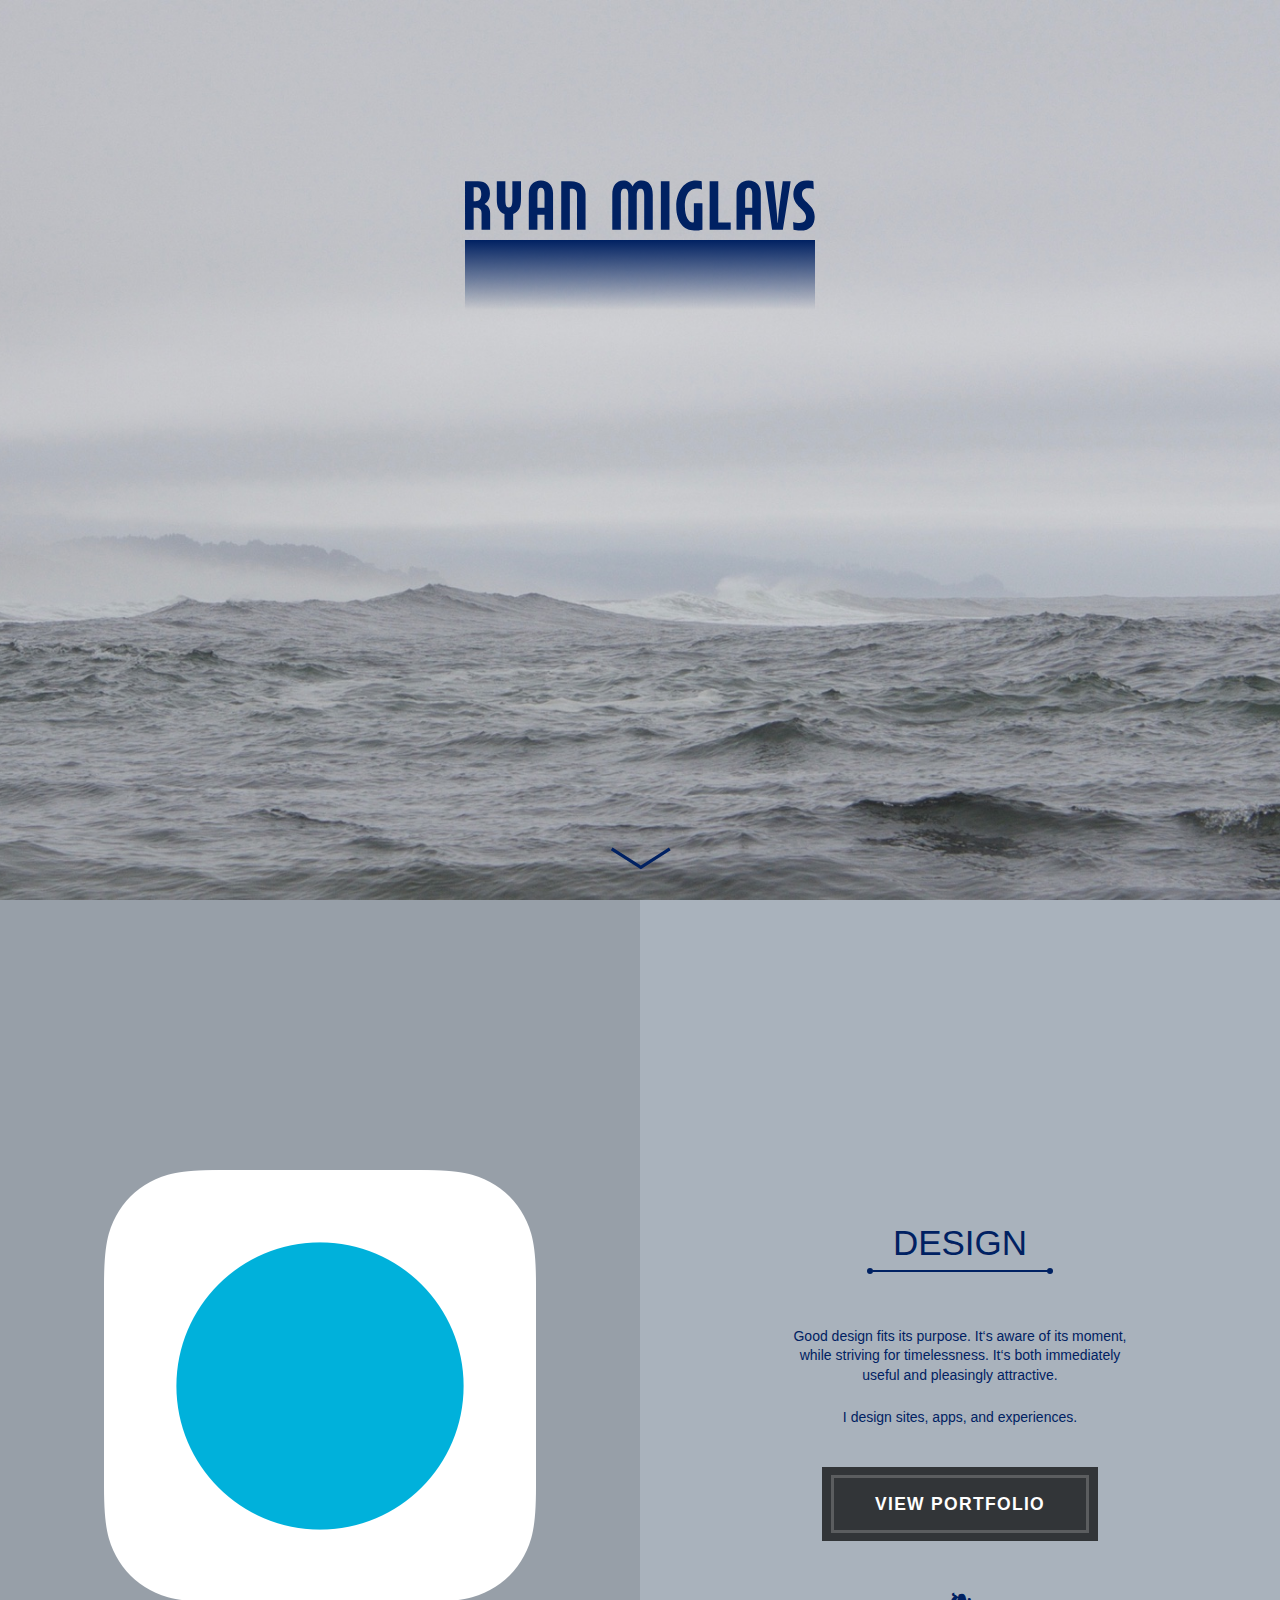
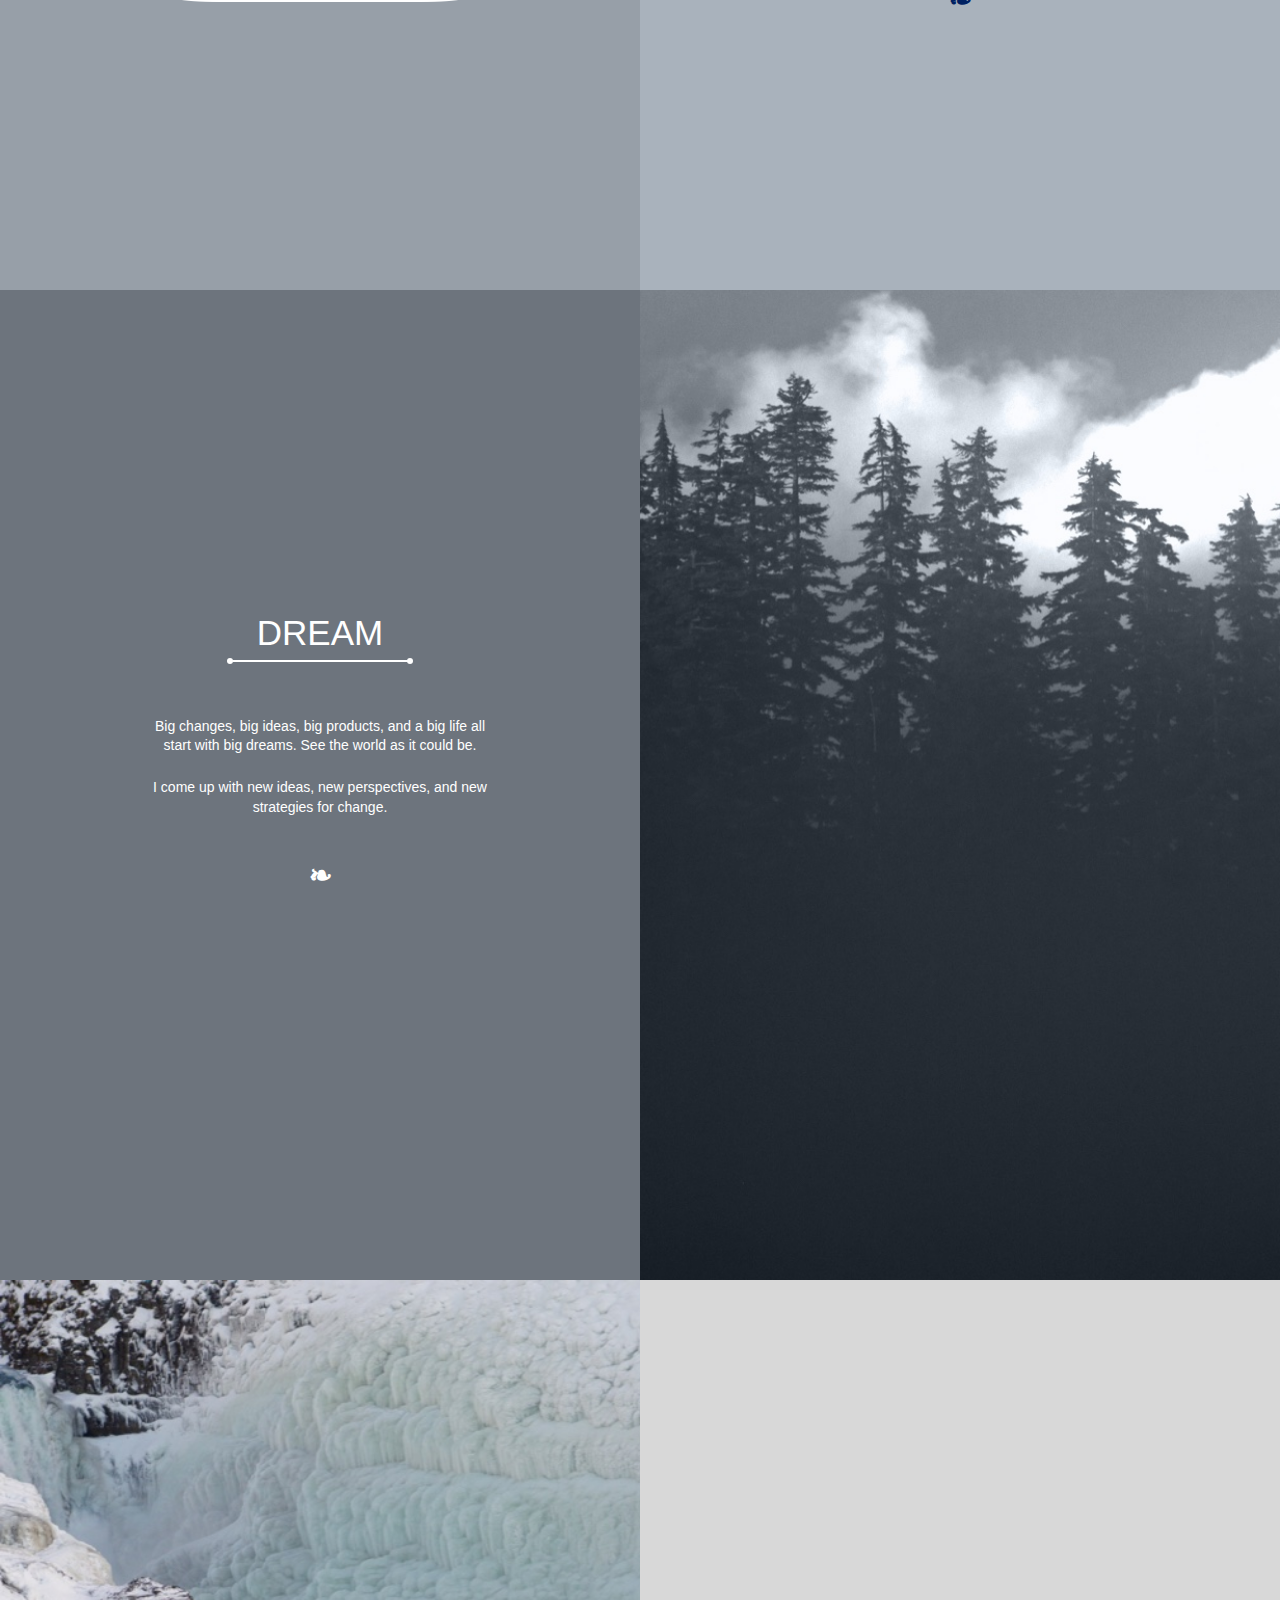
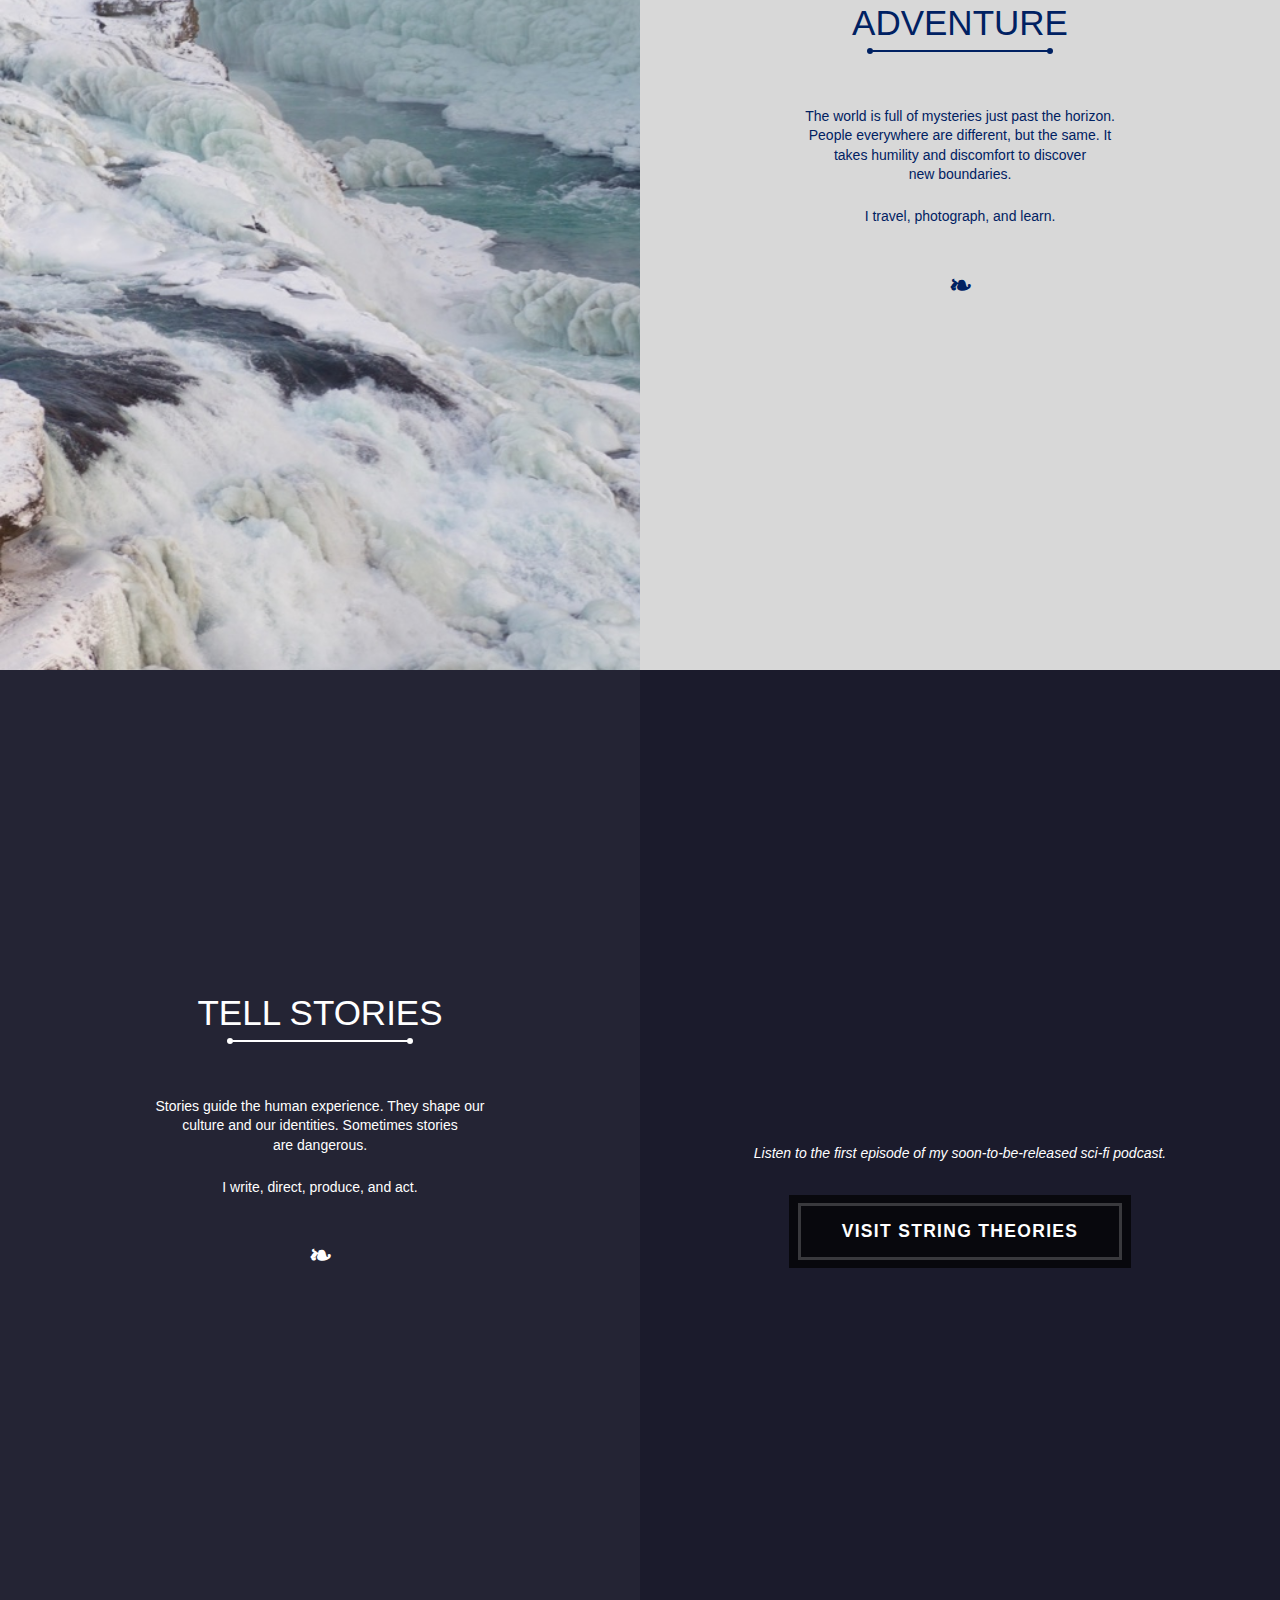
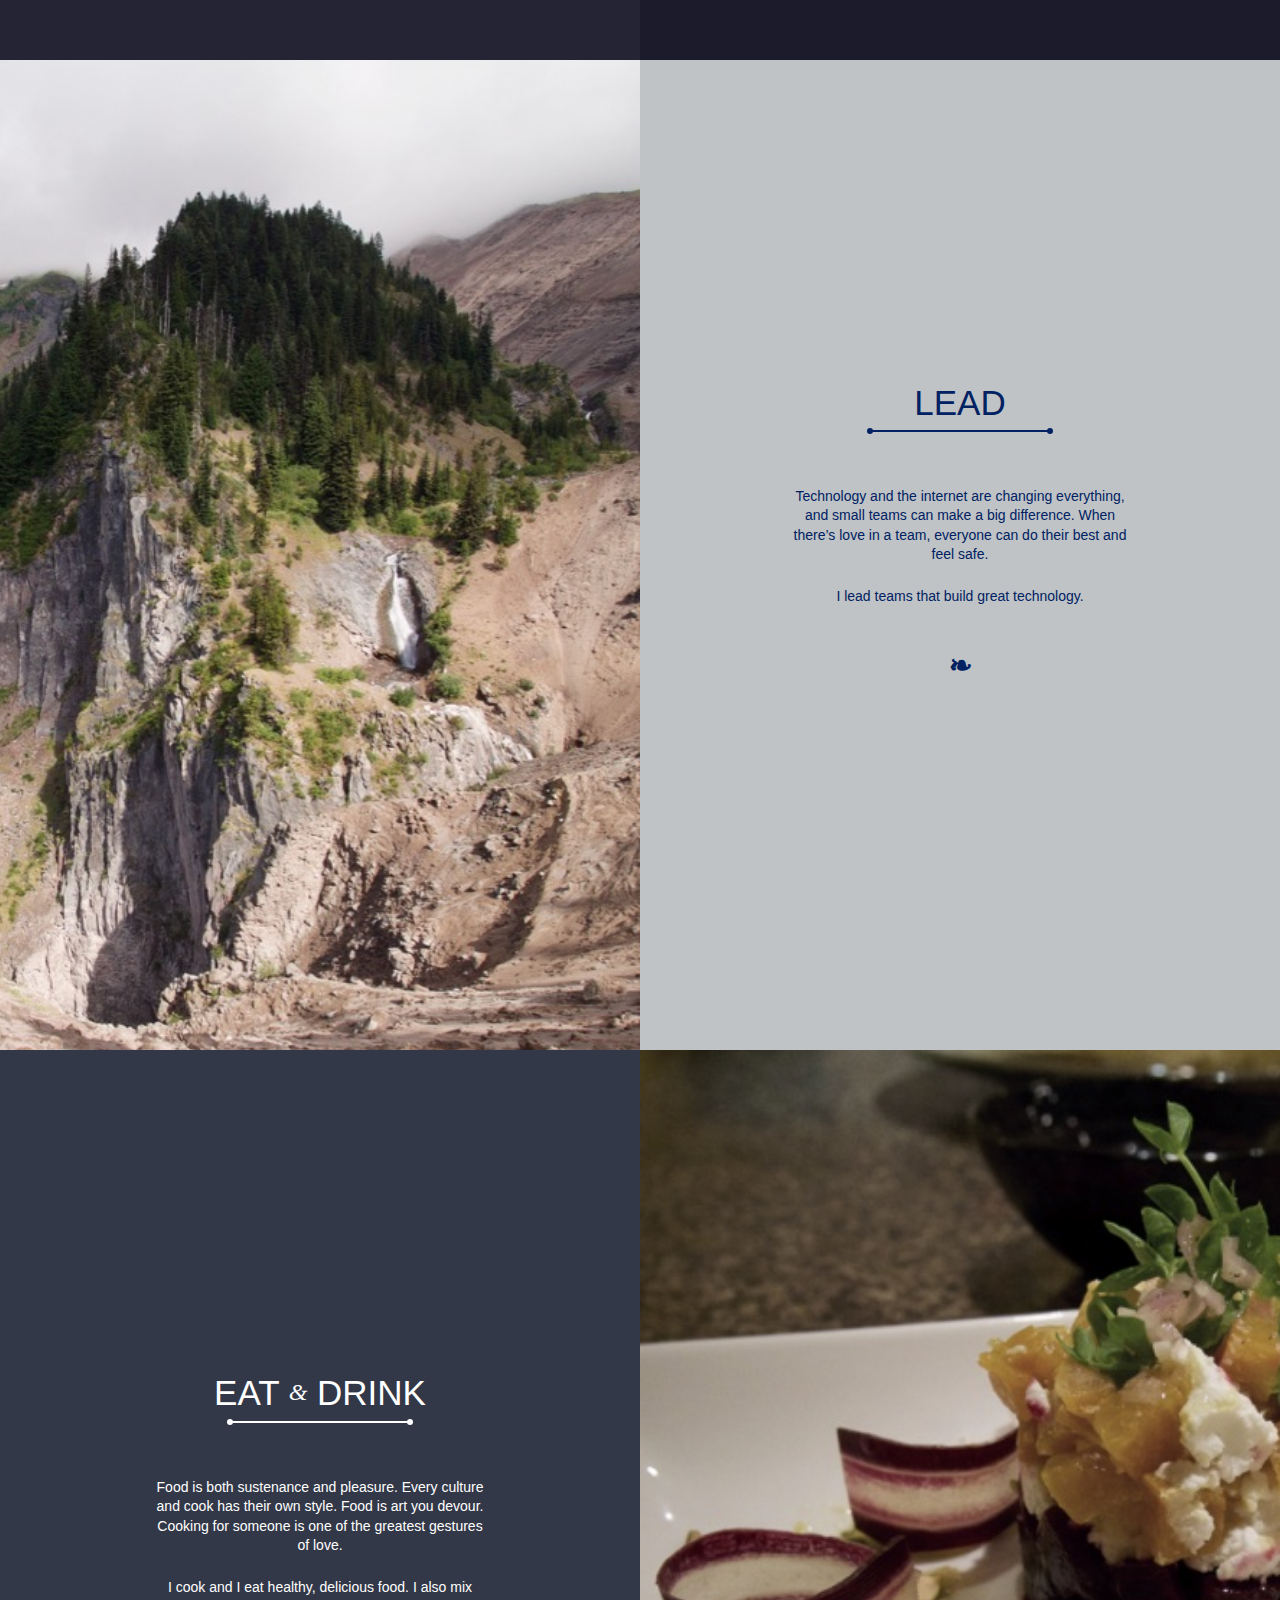
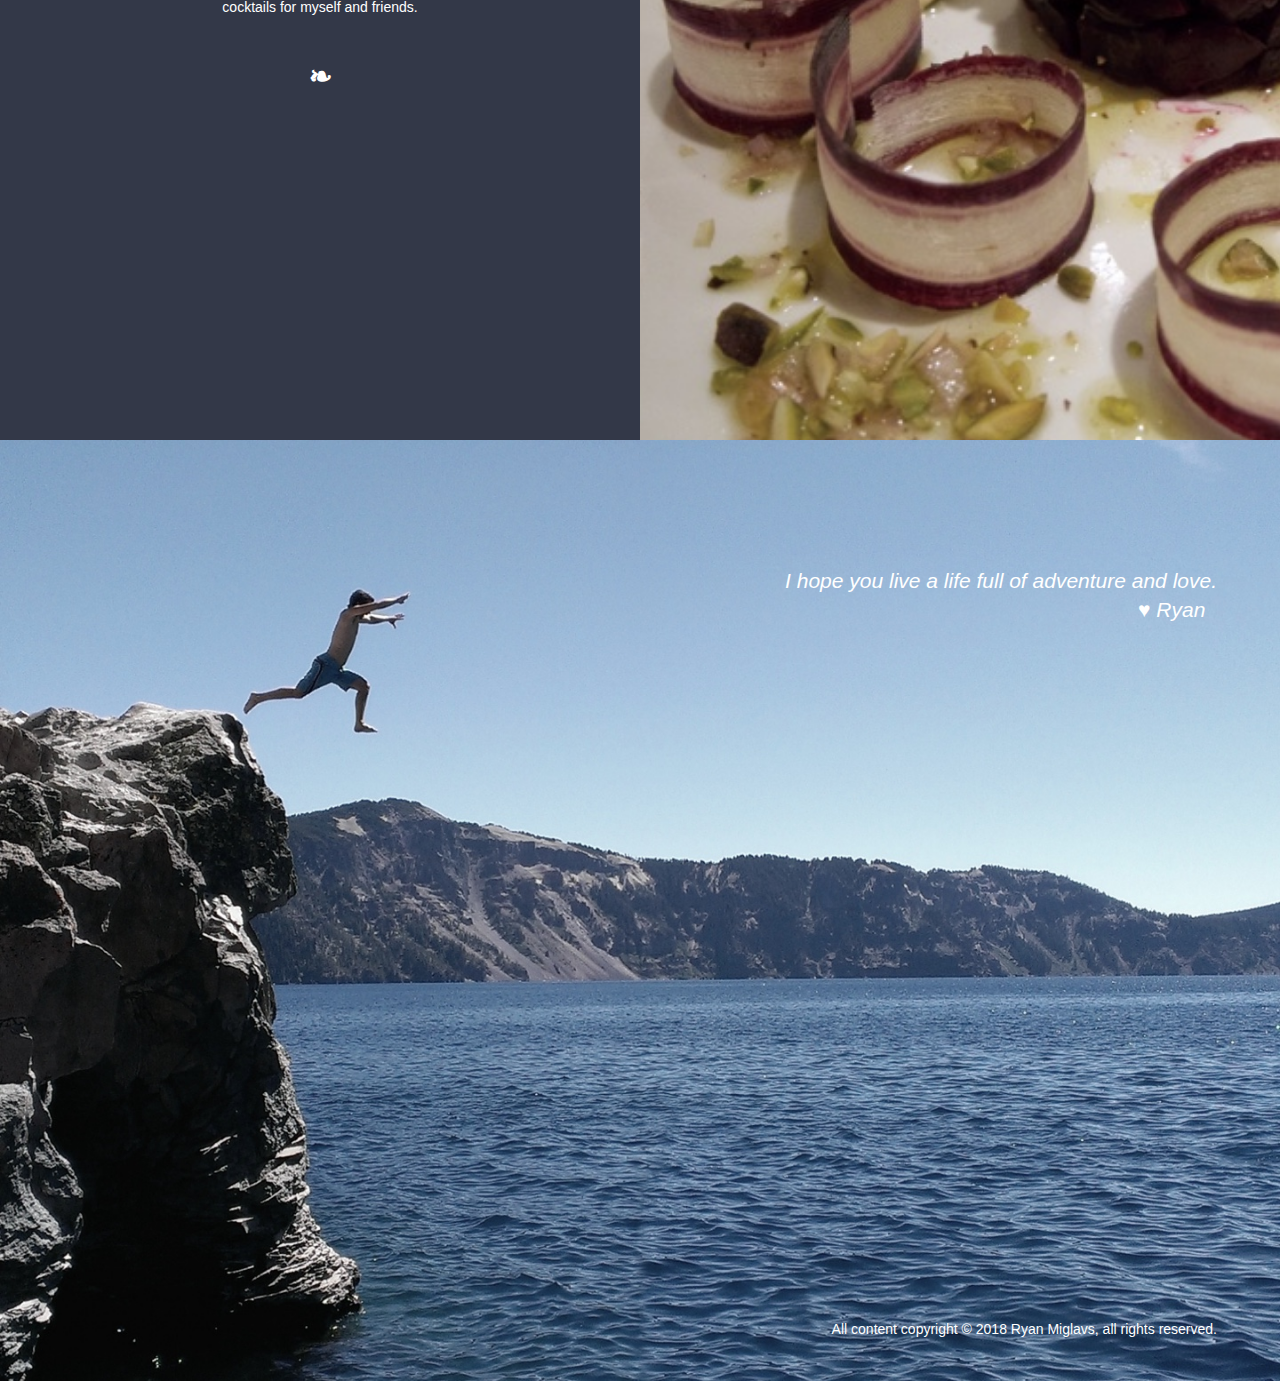
<file: index.html>
<!DOCTYPE html>
<html>
	<head>
		<meta charset="utf-8">
		<meta http-equiv="X-UA-Compatible" content="IE=edge,chrome=1">
		<title>Ryan Miglavs ❧</title>
		<meta name="description" content="Personal website of Ryan Miglavs. I hope you live a life full of adventure and love.">
		
		<meta property="og:title" content="Ryan Miglavs ❧" />
		<meta property="og:type" content="website" />
		<meta property="og:url" content="https://www.ryanmiglavs.com" />
		<meta property="og:image" content="https://www.ryanmiglavs.com/img/ocean.jpg" />
		<meta property="og:description" content="Personal website of Ryan Miglavs. I hope you live a life full of adventure and love." />
		
		<meta name="viewport" content="width=device-width, initial-scale=1">
		
		<link rel='stylesheet' href='css/normalize.min.css'>
		<link rel='stylesheet' href='css/base.css'>
		<link rel="stylesheet" href="css/gte-tablet.css" media="all and (min-width: 768px)" />
		<link rel="stylesheet" href="css/tablet-portrait.css" media="screen and (min-width: 768px) and (max-width: 1024px) and (orientation: portrait)" />
		
		<script src="js/scrolling.js" type="text/javascript"></script>
		
		<!--
		
		Hi there!
		
		I hope you enjoy poking around the code of this site. I remember the old-school "View Source" days, when you could learn from any site you saw. In the spirit of the open web and "View Source", I haven't compressed, compiled, or minimized any of the code other than normalize.min.css, a utility to set some baseline CSS styles.
		
		You're welcome to email me if you have any questions or would just like to get in touch.
			me@ryanmiglavs.com
		
		❝
		Mediocre designers copy.
		Great designers view source, then copy.
		❞
		
								♥ Ryan
		
		-->
	</head>
	<body id="home">
		<header>
			<h1>Ryan Miglavs</h1>
		</header>
		<ul id="manifesto">
			<li id="design">
				<figcaption>
					<h2>Design</h2>
					<p>Good design fits its purpose. It&lsquo;s aware of its moment, while striving for timelessness. It&lsquo;s both immediately useful and pleasingly&nbsp;attractive.</p>
					<p>I design sites, apps, and&nbsp;experiences.</p>
					<p><a class="site-link" href="portfolio">View Portfolio</a></p>
					<h5>❧</h5>
				</figcaption>
				<figure>
					<img src="img/organize-app-icon.png" alt="[icon: Organize app icon]" />
				</figure>
			</li>
			<li id="dream">
				<figcaption>
					<h2>Dream</h2>
					<p>Big changes, big ideas, big products, and a big life all start with big dreams. See the world as it could&nbsp;be.</p>
					<p>I come up with new ideas, new perspectives, and new strategies for&nbsp;change.</p>
					<h5>❧</h5>
				</figcaption>
				<figure>
					<img src="img/silver-lake-trees.jpg" alt="[photo: Trees at Silver Lake]" />
				</figure>
			</li>
			<li id="adventure">
				<figcaption>
					<h2>Adventure</h2>
					<p>The world is full of mysteries just past the horizon. People everywhere are different, but the same. It takes humility and discomfort to discover new&nbsp;boundaries.</p>
					<p>I travel, photograph, and&nbsp;learn.</p>
					<h5>❧</h5>
				</figcaption>
				<figure>
					<img src="img/gullfoss.jpg" alt="[photo: Gullfoss, Iceland]" />
				</figure>
			</li>
			<li id="tell-stories">
				<figcaption>
					<h2>Tell Stories</h2>
					<p>Stories guide the human experience. They shape our culture and our identities. Sometimes stories are&nbsp;dangerous.</p>
					<p>I write, direct, produce, and&nbsp;act.</p>
					<h5>❧</h5>
				</figcaption>
				<figure>
					<iframe width="100%" height="166" scrolling="no" frameborder="no" src="https://w.soundcloud.com/player/?url=https%3A//api.soundcloud.com/tracks/719463907&color=61008e&auto_play=false&hide_related=true&show_comments=true&show_user=true&show_reposts=false"></iframe>
					<p><em>Listen to the first episode of my soon-to-be-released sci-fi podcast.</em></p>
					<p><a class="site-link" href="https://www.stringtheoriespodcast.com">Visit String Theories</a></p>
				</figure>
			</li>
			<li id="lead">
				<figcaption>
					<h2>Lead</h2>
					<p>Technology and the internet are changing everything, and small teams can make a big difference. When there’s love in a team, everyone can do their best and feel&nbsp;safe.</p>
					<p>I lead teams that build great&nbsp;technology.</p>
					<h5>❧</h5>
				</figcaption>
				<figure>
					<img src="img/cliffs.jpg" alt="[photo: Cliffs near Mt. Hood, OR]" />
				</figure>
			</li>
			<li id="eat-and-drink">
				<figcaption>
					<h2>Eat <span class="amp">&amp;</span> Drink</h2>
					<p>Food is both sustenance and pleasure. Every culture and cook has their own style. Food is art you devour. Cooking for someone is one of the greatest gestures of&nbsp;love.</p>
					<p>I cook and I eat healthy, delicious food. I also mix cocktails for myself and&nbsp;friends.</p>
					<h5>❧</h5>
				</figcaption>
				<figure>
					<img src="img/beet-salad.jpg" alt="[photo: Beet and goat cheese salad]" />
				</figure>
			</li>
		</ul>
		<footer>
			<h4>I hope you live a life full of adventure and love.<br />♥ Ryan</h4>
			<img src="img/crater-lake-jump.jpg" alt="[photo: Jumping into Crater Lake]" />
			<h6 id="copyright">All content copyright © 2018 Ryan Miglavs, all rights reserved.</h6>
		</footer>
	</body>
</html>
</file>
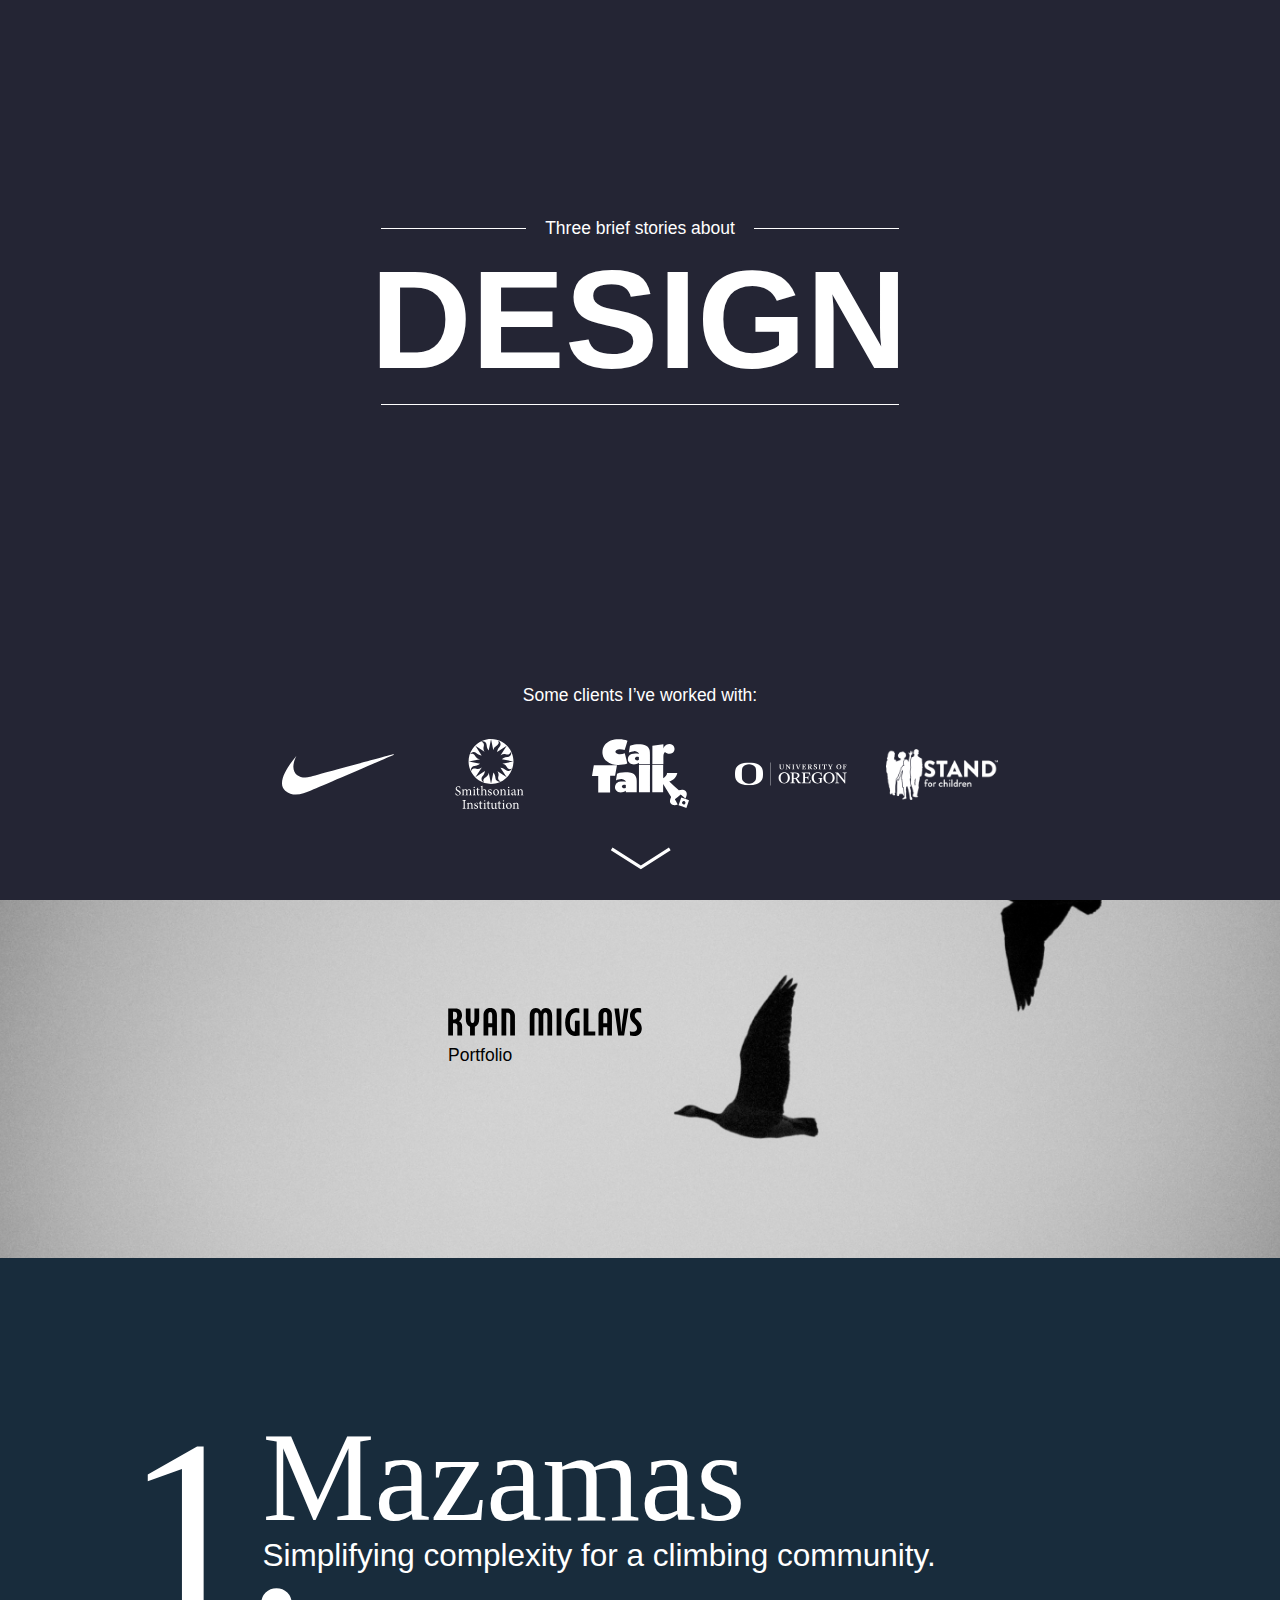
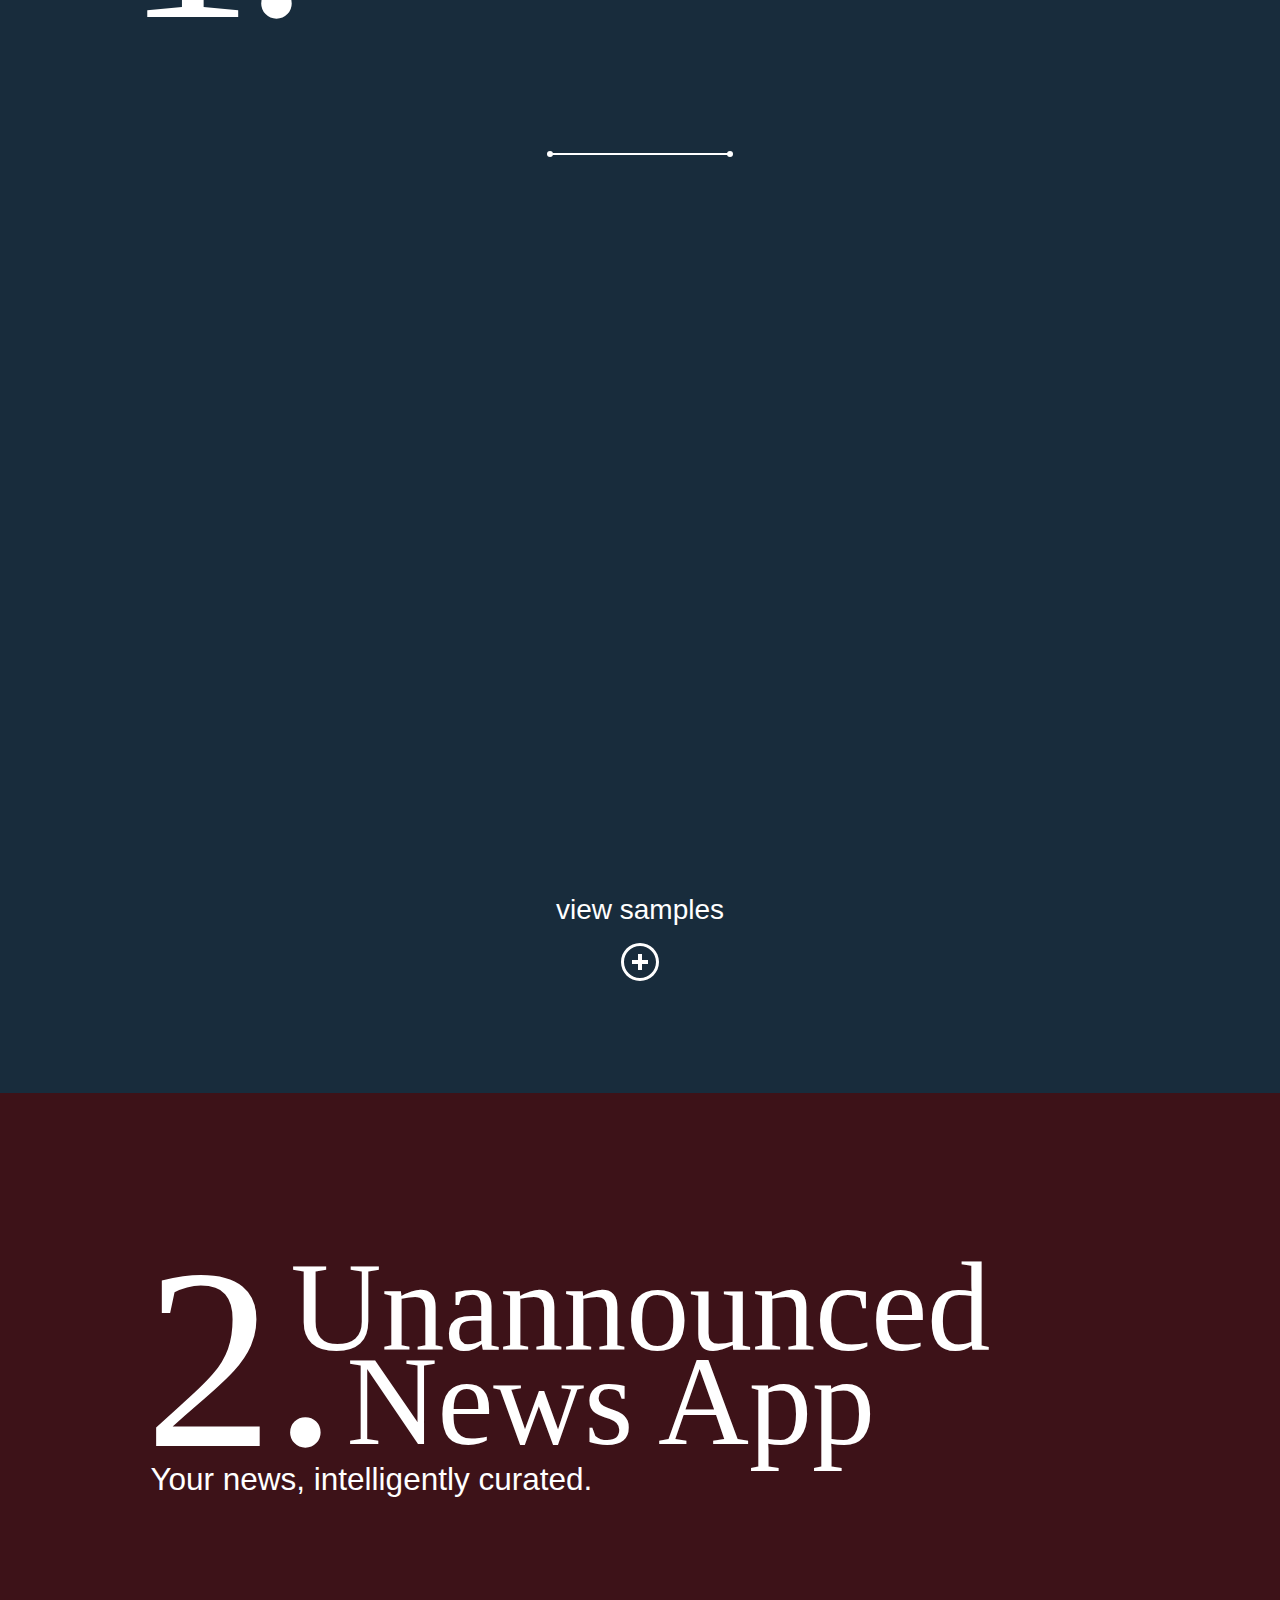
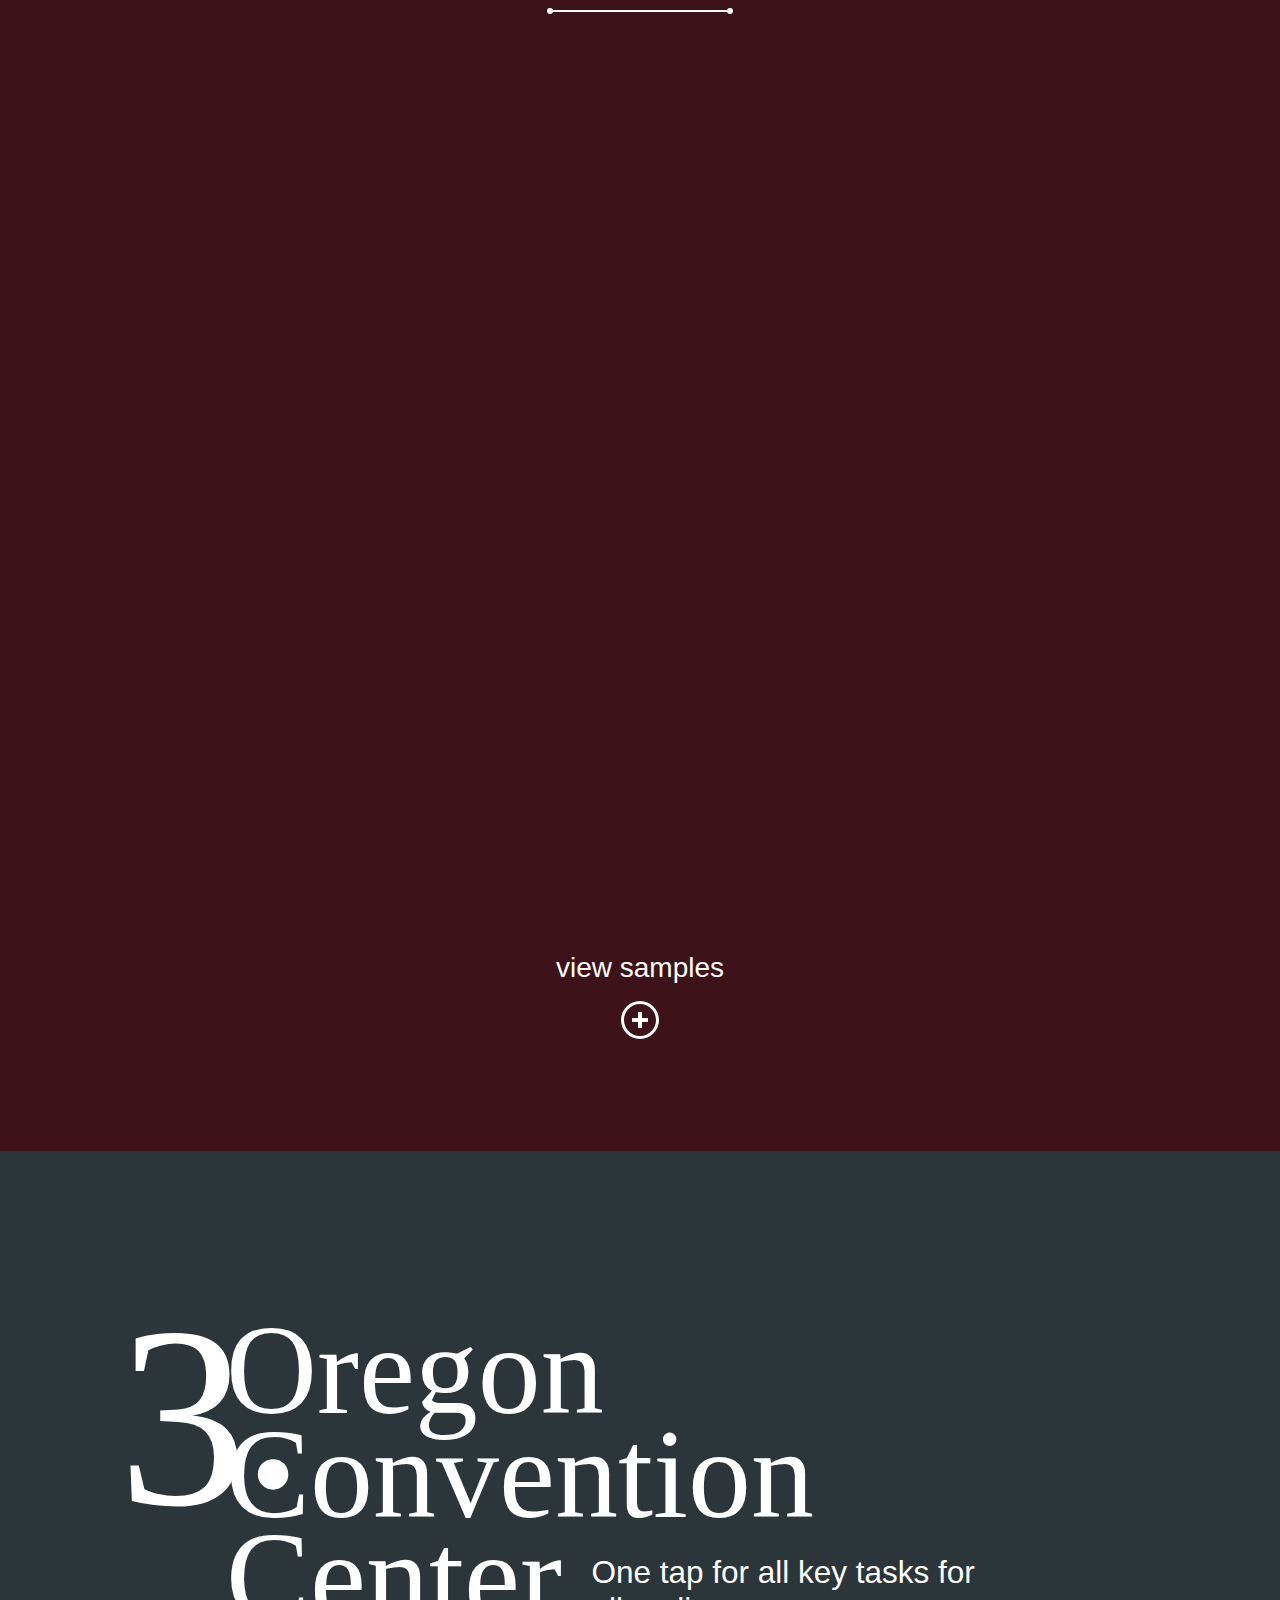
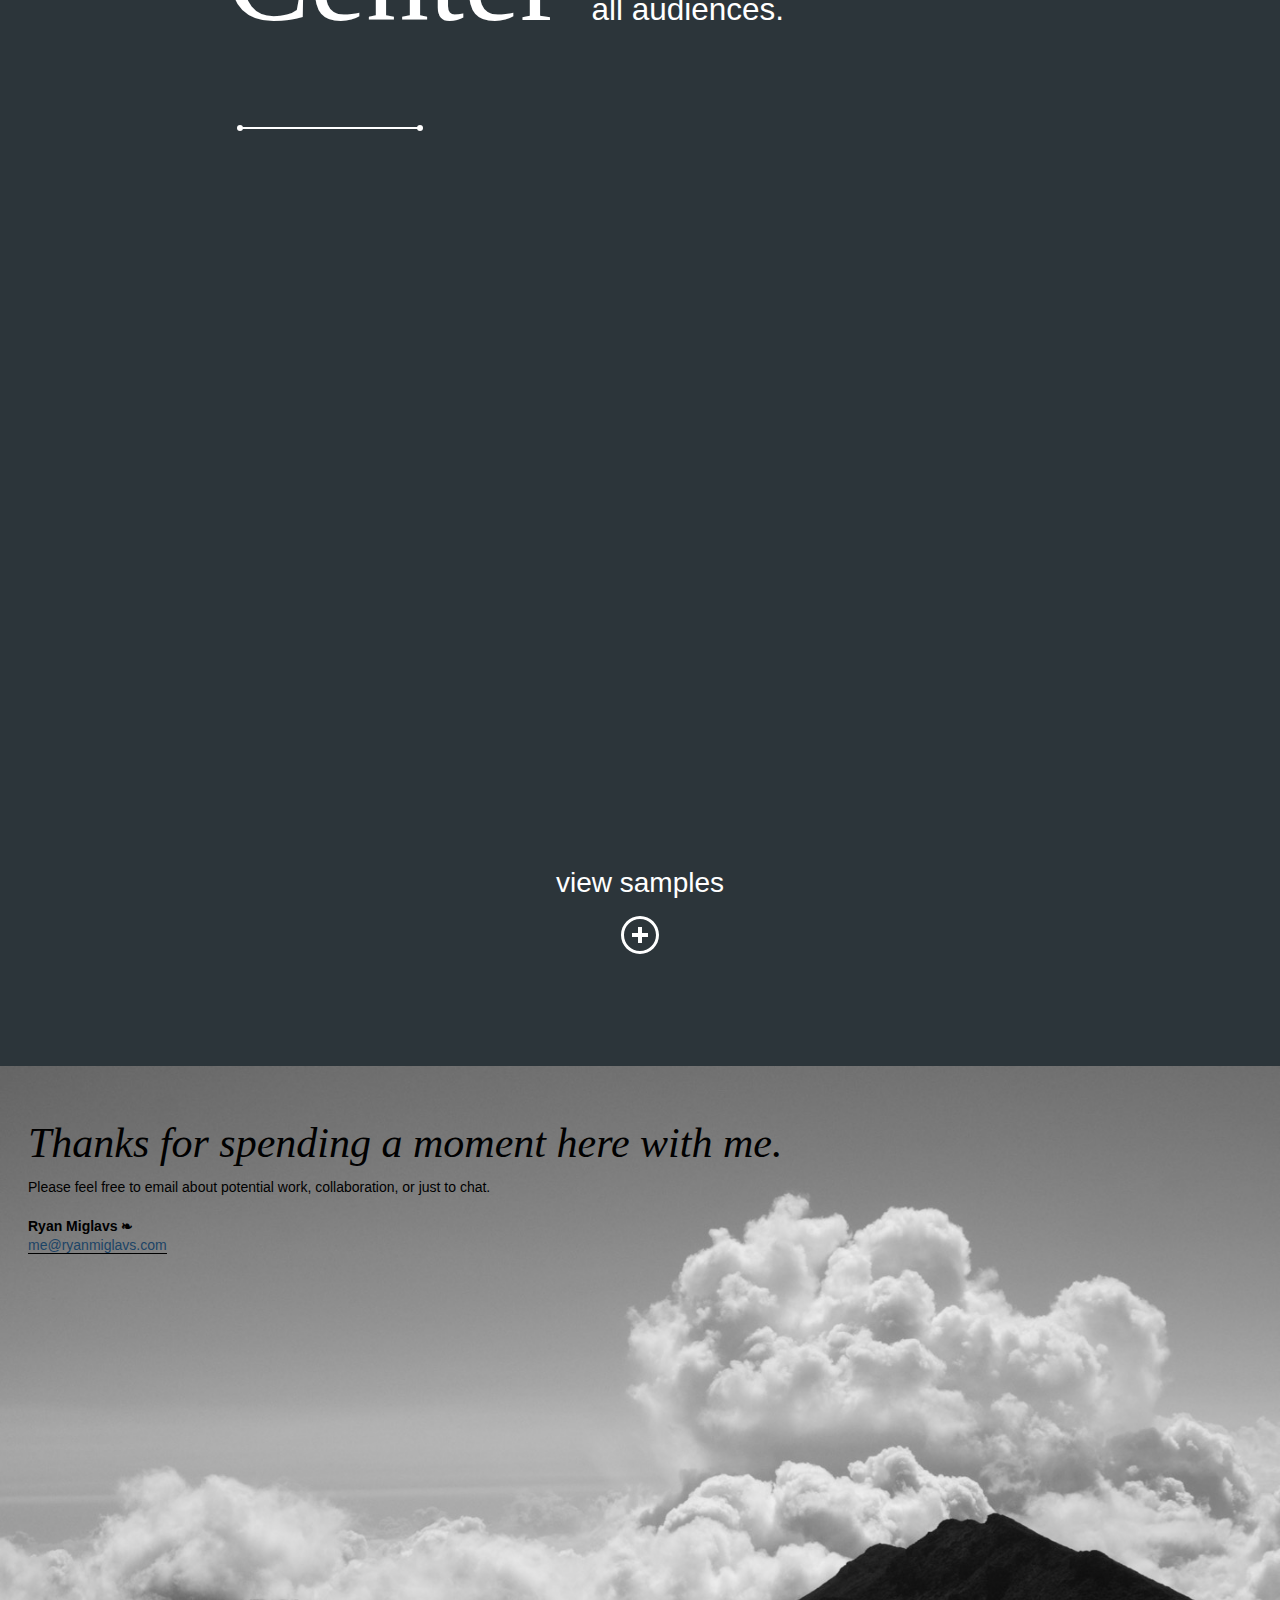
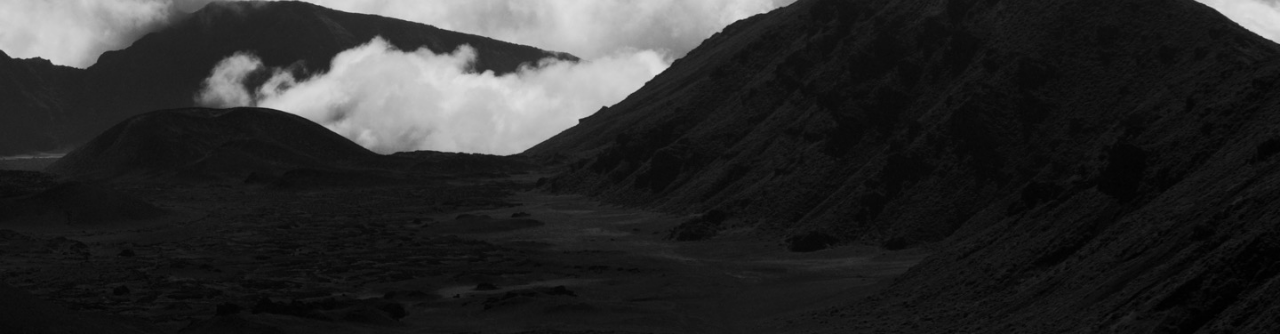
<file: portfolio/index.html>
<!DOCTYPE html>
<html>
	<head>
		<meta charset="utf-8">
		<meta http-equiv="X-UA-Compatible" content="IE=edge,chrome=1">
		<title>Ryan Miglavs ❧ Portfolio</title>
		<meta name="description" content="Design portfolio of Ryan Miglavs.">
		
		<meta property="og:title" content="Ryan Miglavs ❧ Portfolio" />
		<meta property="og:type" content="website" />
		<meta property="og:url" content="http://www.ryanmiglavs.com/portfolio" />
		<meta property="og:image" content="http://www.ryanmiglavs.com/img/portfolio/portfolio-share-image.png" />
		<meta property="og:description" content="Design portfolio of Ryan Miglavs. I hope you live a life full of adventure and love." />
		
		<meta name="viewport" content="width=device-width, initial-scale=1">
		
		<link rel='stylesheet' href='../css/normalize.min.css'>
		<link rel='stylesheet' href='../css/base.css'>
		<link rel="stylesheet" href="../css/gte-tablet.css" media="all and (min-width: 768px)" />
		<link rel="stylesheet" href="../css/tablet-portrait.css" media="all and (min-width: 768px) and (max-width: 1024px) and (orientation: portrait)" />
		<link rel="stylesheet" href="../css/gte-desktop.css" media="all and (min-width: 1024px)" />
		<link rel="stylesheet" href="../css/gte-desktop-wide.css" media="all and (min-width: 1440px)" />
		
		<script src="../js/scrolling.js" type="text/javascript"></script>
		<script src="../js/reveal.js" type="text/javascript"></script>
		
		<!--
		
		Hi there!
		
		I hope you enjoy poking around the code of this site. I remember the old-school "View Source" days, when you could learn from any site you saw. In the spirit of the open web and "View Source", I haven't compressed, compiled, or minimized any of the code other than normalize.min.css, a utility to set some baseline CSS styles.
		
		You're welcome to email me if you have any questions or would just like to get in touch.
			me@ryanmiglavs.com
		
		❝
		Mediocre designers copy.
		Great designers view source, then copy.
		❞
		
								♥ Ryan
		
		-->
	</head>
	<body id="portfolio">
		<header>
			<h1><span>Three brief stories about</span> <strong>design</strong></h1>
			<h3>Some clients I’ve worked with:</h3>
			<ul id="clients">
				<li id="nike">Nike</li>
				<li id="smithsonian">Smithsonian Institution</li>
				<li id="car-talk">Car Talk</li>
				<li id="uo">University of Oregon</li>
				<li id="stand">Stand for Children</li>
			</ul>
		</header>
		<section id="subheader">
			<h1>Ryan Miglavs</h1>
			<h2>Portfolio</h2>
		</section>
		<ol id="design-stories">
			<li id="mazamas-story">
				<div class="title">
					<h1><span class="number">1</span><span class="point">.</span> Mazamas</h1>
					<h2>Simplifying complexity for a climbing&nbsp;community.</h2>
				</div>
				<section class="project-intro">
					<p>The Mazamas are a volunteer-driven mountaineering nonprofit, founded in 1894 on the summit of Mt.&nbsp;Hood.</p>
					<p>Leading hundreds of climbs, hikes, courses, and outings each year, this passionate group of outdoorspeople needed a simple system to organize and register participants for&nbsp;adventures.</p>
					<p>I led the design of a new web application and CRM, with the goal of making it quick and easy for members and non-members of all ages to engage with the Mazamas and their rich calendar of&nbsp;activities.</p>
				</section>
				<a class="view-samples" href="#mazamas-aesthetic">view samples</a>
				<figure id="mazamas-aesthetic">
					<img src="../img/portfolio/mazamas/home-header-desktop.jpg" alt="Screenshot: Mazamas Homepage Header" class="wide" />
					<img id="stinger" src="../img/portfolio/mazamas/home-join-stinger-desktop.jpg" alt="Screenshot: Mazamas Join Call-to-Action" class="wide" />
					<img src="../img/portfolio/mazamas/home-join-stinger-phone.jpg" alt="Screenshot: Mazamas Join Call-to-Action (mobile)" class="phone left" />
					<figcaption>
						<p>An aesthetic challenge was to modernize the organization’s image while honoring its rich&nbsp;history.</p>
						<p>The new site and tools are simple and modern for new members, while feeling welcoming and familiar to leaders with decades of&nbsp;legacy.</p>
						<h5>❧</h5>
					</figcaption>
				</figure>
				<figure id="mazamas-community">
					<img src="../img/portfolio/mazamas/workshop.jpg" alt="Photo: Design workshop with Mazamas" class="wide" />
					<img src="../img/portfolio/mazamas/whiteboard-activity.jpg" alt="Photo: A whiteboard sketch of the activity design, made in collaboration with Mazamas" class="right" />
					<figcaption>
						<p>The Mazamas has hundreds of self-organized volunteers. To gain from their knowledge and to encourage early project buy-in, I led extensive workshops, community surveys, and interactive design&nbsp;sessions.</p>
						<h5>❧</h5>
					</figcaption>
				</figure>
				<figure id="mazamas-calendar">
					<img src="../img/portfolio/mazamas/calendar-wireframe-desktop.png" alt="Wireframe: Mazamas calendar of activities" />
					<img src="../img/portfolio/mazamas/activities-listing-desktop.png" alt="Comp: List of Mazamas activities" />
					<figcaption>
						<p>The Mazamas hosts hundreds of activities every month, making for a fun challenge to design a good calendar that shows this huge amount of information without getting&nbsp;overwhelming.</p>
						<p>Participants of all skill levels can quickly find activities and courses suited to their interests, while leaders can view everything going on across&nbsp;groups.</p>
						<h5>❧</h5>
					</figcaption>
				</figure>
				<figure id="mazamas-ui-framework">
					<img src="../img/portfolio/mazamas/schedule-calendar-item-panel.png" alt="Screenshot: UI panel for scheduling a calendar item" />
					<img src="../img/portfolio/mazamas/schedule-activity-panel.png" alt="Screenshot: UI panel for scheduling an activity, with options for volunteer recruitment" />
					<img src="../img/portfolio/mazamas/sketch-schedule-activity.png" alt="Sketch: Flow and options for a leader scheduling an activity" />
					<figcaption>
						<p>I designed a flexible, modular UI framework for user actions, such as scheduling activities, managing participants, and editing web&nbsp;content.</p>
						<p>As with the rest of the site, the editing UI framework passes WCAG AA accessibility guidelines out of the&nbsp;box.</p>
						<h5>❧</h5>
					</figcaption>
				</figure>
				<figure id="mazamas-icons">
					<img src="../img/portfolio/mazamas/calendar-icons.png" alt="Icons representing Mazamas activity types" />
					<figcaption>
						<p>In order to scale a complex application that would grow over time, I designed a system of meaningful iconography for the Mazamas’ particular taxonomy. (Icons for education and volunteering not&nbsp;shown)</p>
						<h5>❧</h5>
					</figcaption>
				</figure>
				<figure id="mazamas-site-link">
					<a class="site-link" href="https://beta.mazamas.org" target="_blank">Visit the site</a>
				</figure>
			</li>
			<li id="news-app-story">
				<div class="title">
					<h1><span class="number">2</span><span class="point">.</span> Unannounced News App</h1>
					<h2>Your news, intelligently&nbsp;curated.</h2>
				</div>
				<section class="project-intro">
					<p>You care about:</p>
					<ul>
						<li>Politics</li>
						<li>Travel</li>
						<li>Fashion</li>
						<li>Keanu Reeves</li>
						<li>Hilarious Cats</li>
						<li>Something Weird and Awesome That No One Really Understands But&nbsp;You</li>
					</ul>
					<p>This app <em>(not yet announced)</em> uses AI to make sure you don’t miss important news from all the sources you want to&nbsp;follow.</p>
					<p>I designed the concept and all&nbsp;screens.</p>
				</section>
				<a class="view-samples" href="#news-app-pages">view samples</a>
				<figure id="news-app-pages">
					<img src="../img/portfolio/news-app/pages-list.png" alt="Screenshot: List of pages in news app" class="phone left two-up" id="pages-list" />
					<aside class="right two-up">
						<p>Create pages for any topic that interests you, then add any feeds you like to&nbsp;each.</p>
						<p>Browse the feed directory or search the web for any source that supports RSS or JSON&nbsp;Feed.</p>
						<h5>❧</h5>
					</aside>
					<img src="../img/portfolio/news-app/top-page.png" alt="Screenshot: A page of top news" class="phone right two-up" id="top-page" />
					<aside class="left two-up" id="choose-title-color-etc">
						<p>Choose a title, color, and set of feeds for each of your&nbsp;pages.</p>
						<h5>❧</h5>
					</aside>
					<img src="../img/portfolio/news-app/world-page.png" alt="Screenshot: A page of world news" class="phone left two-up" id="world-page" />
					<aside class="right two-up">
						<p>Machine learning analyzes items in your feeds and automatically groups them by topic, bubbling the most significant topics and items to the&nbsp;top.</p>
						<h5>❧</h5>
					</aside>
				</figure>
				<figure id="news-app-editing">
					<img src="../img/portfolio/news-app/add-page.png" alt="Screenshot: Adding a page" class="phone left three-up" id="add-page" />
					<img src="../img/portfolio/news-app/page-options.png" alt="Screenshot: Editing a page" class="phone center three-up" id="page-options" />
					<figcaption class="right three-up">
						<p>Add popular pre-made pages, or create and configure your&nbsp;own.</p>
						<h5>❧</h5>
					</figcaption>
				</figure>
				<figure id="news-app-sketches">
					<img src="../img/portfolio/news-app/add-page-sketch.png" alt="Sketch: Adding a page" />
					<img src="../img/portfolio/news-app/item-detail-sketch.png" alt="Sketch: Item detail" />
				</figure>
			</li>
			<li id="occ-story">
				<div class="title">
					<h1><span class="number">3</span><span class="point">.</span> Oregon Convention Center</h1>
					<h2>One tap for all key tasks for all&nbsp;audiences.</h2>
				</div>
				<section class="project-intro">
					<p>The Oregon Convention Center is the largest venue in the Pacific Northwest, and the first convention center in the world to achieve LEED certification for environmental sustainability.</p>
					<p>This hip-yet-friendly client is a perfect representation of Portland, and needed a website that communicates their soul and serves their distinct audiences efficiently and&nbsp;uniquely.</p>
					<p>We set out to design and build the world’s best convention center&nbsp;website.</p>
				</section>
				<a class="view-samples" href="#occ-clean-look">view samples</a>
				<figure id="occ-clean-look">
					<img src="../img/portfolio/occ/home-desktop.png" alt="Screenshot: OCC Homepage" class="wide" />
					<img src="../img/portfolio/occ/visitors-hub-desktop.png" alt="Screenshot: Visitors hub" />
					<img src="../img/portfolio/occ/planners-food-menu-photos-desktop.png" alt="Screenshot: Food images for event planners" />
					<figcaption>
						<p>Convention centers aren’t known for being cool, so we saw an opportunity to differentiate the OCC by presenting a clean, modern look that also captured the friendly personality of the city and the convention center&nbsp;team.</p>
						<h5>❧</h5>
					</figcaption>
				</figure>
				<figure id="key-tasks">
					<img src="../img/portfolio/occ/header-quick-actions-phone.png" alt="Screenshot: Quick navigation items on phone" class="phone" id="header-quick-actions-phone-img" />
					<figcaption>
						<p>All the key tasks for visitors are available within 1-2 taps or clicks. Pulled over illegaly outside and need to find parking? One tap on your phone for parking info could help you avoid getting a&nbsp;ticket.</p>
						<h5>❧</h5>
					</figcaption>
				</figure>
				<figure id="eat-now">
					<img src="../img/portfolio/occ/eat-now-cta.png" alt="Screenshot: Call-to-action button inviting visitors to find food venues" class="left" id="eat-now-cta-img" />
					<img src="../img/portfolio/occ/eat-now-phone.png" alt="Screenshot: 'Eat Now' feature on phone" class="phone right" id="eat-now-phone-img" />
					<aside class="left" id="eat-now-caption">
						<p>Because hours change for the OCC's many in-house venues based on current shows, hungry visitors would get confused about what restaurants were&nbsp;open.</p>
						<p>I came up with the idea of an “Eat Now” button that would show what’s open <em>right now</em>, then I led design through to implementation and integration with the OCC’s existing scheduling system. Concessions revenue went&nbsp;up.</p>
						<h5>❧</h5>
					</aside>
					<img src="../img/portfolio/occ/eat-now-desktop.png" alt="Screenshot: 'Eat Now' feature on desktop" />
					<img src="../img/portfolio/occ/eat-now-sign.jpg" alt="Photo: A sign inside the convention center promoting the 'Eat Now' feature to visitors" />
				</figure>
				<figure id="discovery">
					<img src="../img/portfolio/occ/whiteboard-attendee-features.jpg" alt="Photo: Whiteboard of feature brainstorming with sticky notes on a whiteboard" />
					<figcaption>
						<p>I led interactive workshops with OCC staff to learn about their organization and their needs. From the beginning I also guided brainstorming and prioritization exercises so we could be sure we focused on the most valuable&nbsp;features.</p>
						<h5>❧</h5>
					</figcaption>
				</figure>
				<figure id="occ-site-link">
					<a class="site-link" href="https://www.oregoncc.org" target="_blank">Visit the site</a>
				</figure>
			</li>
		</ol>
		<footer>
			<div id="signing-off">
				<h5>Thanks for spending a moment here with&nbsp;me.</h5>
				<p>Please feel free to email about potential work, collaboration, or just to&nbsp;chat.</p>
				<h4>Ryan Miglavs ❧<br />
				<a href="mailto:&#10;&#109;&#101;&#64;&#114;&#121;&#97;&#110;&#109;&#105;&#103;&#108;&#97;&#118;&#115;&#46;&#99;&#111;&#109;&#13;&#10;">&#10;&#109;&#101;&#64;&#114;&#121;&#97;&#110;&#109;&#105;&#103;&#108;&#97;&#118;&#115;&#46;&#99;&#111;&#109;&#13;&#10;</a></h4>
			</div>
			<img src="../img/portfolio/haleakala.jpg" alt="Photo: A bird flying over coastal waves" />
		</footer>
	</body>
</html>
</file>
<file: css/base.css>
/* Variables */
:root {
	--card-box-shadow: 0px 8px 18px rgba(0,0,0,0.5), 0px 30px 58px rgba(0,0,0,0.5);
	--card-small-border-radius: 12px;
	--card-large-border-radius: 40px;
	--font-family-avenir: 'Avenir Next', Avenir, 'Helvetica Neue', Helvetica, Arial, sans-serif;
	--font-family-hoefler-italic: HoeflerText-Italic, 'Hoefler Text', Baskerville, serif;
	--font-family-bodoni-old-style: 'Bodoni 72 Oldstyle', 'Bodoni 72', Bodoni, 'Bodoni MT', serif;
	--font-family-bodoni-regular: 'Bodoni 72', Bodoni, 'Bodoni MT', serif;
	
	/* Keyboard Focus Variables */
	/* See https://github.com/ryanmiglavs/sass-accessibility-helpers */
	--focus-color-rgb-vals: 183, 229, 255;
	--focus-color: rgba(var(--focus-color-rgb-vals), .4);
	--focus-animation-speed-in: .3s;
	--focus-animation-speed-out: .6s;
	--ready-for-focus-outline: 4px solid rgba(var(--focus-color-rgb-vals), 0);
	--ready-for-focus-outline-offset: 30px;
	--ready-for-focus-transition: outline var(--focus-animation-speed-out) ease, outline-offset var(--focus-animation-speed-out) ease;
	--focused-outline: 4px solid rgba(var(--focus-color-rgb-vals), .4);
	--focused-outline-offset: 0;
	--focused-transition: outline var(--focus-animation-speed-in) ease, outline-offset var(--focus-animation-speed-in) ease;
	}

/* General Styles */
html {
	font: 14px/1.4 var(--font-family-avenir);
	font-weight: 400;
	color: #002162;
	}
body {
	width: 100%;
	height: 100%;
	background: #c3c2c8;
	}
	body > header {
		pointer-events: none; /* Pointer events will be handled by ::after */
		}
		body > header::after {
			position: absolute;
			bottom: 1.8em;
			left: 0;
			right: 0;
			content: "\a0";
			font-size: 120%;
			background: url(../img/scroll-arrow.svg) center no-repeat;
			opacity: 1;
			transition: opacity .5s ease 0s;
			pointer-events: auto;
			}
			body.scrolled header::after {
				opacity: 0;
				}
::selection {
	background-color: rgba(255,255,255,0.2);
	}
abbr {
	cursor: help;
	}

a:link,
a:visited {
	color: #1c4466;
	text-decoration: none;
	font-weight: normal;
	border-bottom: 1px solid #000;
	outline: var(--ready-for-focus-outline);
	outline-offset: var(--ready-for-focus-outline-offset);
	transition: all .25s ease, var(--ready-for-focus-transition);
	}
a:hover {
	color: #00284a;
	}
a:focus {
	outline: var(--focused-outline);
	outline-offset: var(--focused-outline-offset);
	transition: all .25s ease, var(--focused-transition);
	}
a:active {
	color: #205e92;
	border-color: #205e92;
	outline: var(--ready-for-focus-outline);
	outline-offset: var(--ready-for-focus-outline-offset);
	transition: all .25s ease, var(--ready-for-focus-transition);
	}

a.site-link:link,
a.site-link:visited {
	position: relative;
	display: block;
	min-width: 9em;
	padding: 1.4em 3em;
	font-weight: 600;
	font-size: 1.25rem;
	letter-spacing: .075em;
	text-align: center;
	text-decoration: none;
	text-transform: uppercase;
	color: #fff;
	background-color: rgba(0,0,0,0.7);
	border: none;
	outline: var(--ready-for-focus-outline);
	outline-offset: var(--ready-for-focus-outline-offset);
	transition: background-color .25s ease, var(--ready-for-focus-transition);
	}
	a.site-link::after {
		position: absolute;
		top: 8px;
		right: 9px;
		bottom: 8px;
		left: 9px;
		content: " ";
		border: 3px solid rgba(255,255,255,0.2);
		pointer-events: none;
		transition: border-color .25s ease;
		}
a.site-link:hover {
	background-color: #10171b;
	background-color: rgba(0,0,0,0.4);
	}
	a.site-link:hover::after {
		/* border-color: #667680;
		border-color: rgba(255,255,255,0.2); */
		}
a.site-link:focus {
	outline: var(--focused-outline);
	outline-offset: var(--focused-outline-offset);
	transition: var(--focused-transition);
	}
a.site-link:active {
	background-color: #000;
	outline: var(--ready-for-focus-outline);
	outline-offset: var(--ready-for-focus-outline-offset);
	transition: background-color .25s ease, var(--ready-for-focus-transition);
	}
	a.site-link:active::after {
		border-color: rgba(255,255,255,0.1);
		}

/* Home Styles */

body#home > header {
	height: 100vh;
	background: url(../img/ocean.jpg) center center no-repeat;
	background-size: cover;
	overflow: hidden;
	}
	body#home > header > h1 {
		position: relative;
		top: 10%;
		margin: 0 auto;
		width: 4.25em;
		font: bold 500%/1 Resonance, 'Helvetica Neue', sans-serif;
		text-transform: uppercase;
		/* Can't find this font to host, so replace with SVG: */
		text-indent: -5000em;
		background: url(../img/ryan-miglavs.svg) left top no-repeat;
		background-size: contain;
		}
		body#home > header > h1::after {
			display: block;
			margin: -.25em 0 0 0;
			height: 1em;
			background-image: linear-gradient(-180deg, #002162 0%, rgba(0,32,98,0.00) 100%);
			content: " ";
			}

ul#manifesto {
	position: relative;
	padding: 0;
	margin: 0;
	list-style: none;
	}
	ul#manifesto > li {
		display: block;
		position: relative;
		/*height: 110vh;*/
		min-height: 40em;
		margin: 0;
		padding: 0;
		text-align: center;
		overflow: hidden;
		}
		ul#manifesto > li a.site-link {
			display: inline-block;
			margin-top: 1em;
			font-size: 1rem;
			}
		ul#manifesto > li > figure {
			max-height: 110vh;
			min-height: 60vh;
			background-color: rgba(0,0,0,0.1);
			overflow: hidden;
			}
			ul#manifesto > li > figure > img {
				position: relative;
				top: -17vh;
				margin: 0;
				vertical-align: baseline;
				}
		ul#manifesto > li > figcaption {
			min-height: 60vh;
			height: 110vh;
			padding: 30vh 3em 6em 3em;
			box-sizing: border-box;
			overflow: hidden;
			}
			ul#manifesto > li > figcaption > h2 {
				position: relative;
				margin: 0 auto 1.5em auto;
				padding-bottom: .4em;
				font-weight: 400;
				font-size: 250%;
				line-height: 1;
				text-transform: uppercase;
				white-space: nowrap;
				background: url(../img/line-decoration-blue.svg) center bottom no-repeat;
				}
			ul#manifesto > li > figcaption > p {
				max-width: 24em;
				margin: 0 auto 1.6em;
				}
			ul#manifesto > li > figcaption > h5,
			ol#design-stories > li > figure > figcaption > h5,
			ol#design-stories > li > figure > aside > h5 {
				/* ❧ */
				margin: 1.4em 0 0 0;
				font-size: 200%;
				text-align: center;
				}
		ul#manifesto > li#design {
			background: #A9B2BC;
			}
			ul#manifesto > li#design > figure {
				height: 80vh;
				}
				ul#manifesto > li#design > figure > img {
					top: 2%;
					max-width: 80%;
					}
		ul#manifesto > li#dream {
			background: #6D747D;
			color: #fff;
			}
			ul#manifesto > li#dream > figure {
				
				}
				ul#manifesto > li#dream > figure > img {
					top: -20vh;
					}
			ul#manifesto > li#dream > figcaption {
				
				}
				ul#manifesto > li#dream > figcaption > h2 {
					background-image: url(../img/line-decoration-white.svg);
					}
		ul#manifesto > li#adventure {
			background: #D8D8D8;
			}
			ul#manifesto > li#adventure > figure {
				
				}
				ul#manifesto > li#adventure > figure > img {
					right: 30%;
					}
		ul#manifesto > li#tell-stories {
			background: #242434;
			color: #fff;
			}
			ul#manifesto > li#tell-stories > figcaption > h2 {
				background-image: url(../img/line-decoration-white.svg);
				}
			ul#manifesto > li#tell-stories > figure {
				padding-top: 30vh;
				padding-bottom: 10vh;
				min-height: 75vh;
				background: #1b1b2c;
				}
				ul#manifesto > li#tell-stories > figure > p {
					padding-left: 2em;
					padding-right: 2em;
					}
		ul#manifesto > li#lead {
			background: #BFC3C6;
			}
			ul#manifesto > li#lead > figure {
				position: relative;
				height: 110vh;
				}
				ul#manifesto > li#lead > figure > img {
					position: absolute;
					right: -50%;
					height: 100%;
					}
		ul#manifesto > li#eat-and-drink {
			background: #333848;
			color: #fff;
			}
			ul#manifesto > li#eat-and-drink > figcaption > h2 {
				background-image: url(../img/line-decoration-white.svg);
				}
				ul#manifesto > li#eat-and-drink > figcaption > h2 > .amp {
					/* & */
					position: relative;
					top: -.2em;
					font: italic 24px var(--font-family-hoefler-italic);
					color: #fff;
					}
			ul#manifesto > li#eat-and-drink > figure {
				height: 110vh;
				}
				ul#manifesto > li#eat-and-drink > figure > img {
					left: -160px;
					min-height: 106%;
					}
body#home > footer {
	position: relative;
	}
	body#home > footer > img {
		display: block;
		width: 100%;
		}
	body#home > footer > h4 {
		position: absolute;
		top: 2em;
		right: 1em;
		margin: 0;
		max-width: 50%;
		font-style: italic;
		font-weight: 400;
		font-size: 100%;
		text-align: right;
		color: #fff;
		}
		body#home > footer > h4::after {
			content: "\a0\a0";
			}
	body#home > footer > h6#copyright {
		position: absolute;
		bottom: 1em;
		right: 1em;
		margin: 0;
		text-align: right;
		font-weight: 400;
		font-size: 100%;
		color: #fff;
		}

/* Portfolio Styles */

body#portfolio {
	color: #fff;
	}
	body#portfolio > header {
		position: relative;
		height: 100vh;
		background: #242534;
		overflow: hidden;
		}
		body#portfolio > header::after {
			bottom: 6em;
			/* SVG URL encoded for IE11 + Edge < 16 support */
			background-image: url('data:image/svg+xml,%3Csvg%20width%3D%2261px%22%20height%3D%2223px%22%20viewBox%3D%220%200%2061%2023%22%20version%3D%221.1%22%20xmlns%3D%22http%3A%2F%2Fwww.w3.org%2F2000%2Fsvg%22%20xmlns%3Axlink%3D%22http%3A%2F%2Fwww.w3.org%2F1999%2Fxlink%22%3E%3Ctitle%3Escroll-arrow%3C%2Ftitle%3E%3Cdefs%3E%3C%2Fdefs%3E%3Cg%20id%3D%22Design%22%20stroke%3D%22none%22%20stroke-width%3D%221%22%20fill%3D%22none%22%20fill-rule%3D%22evenodd%22%3E%3Cg%20id%3D%22Desktop-HD%22%20transform%3D%22translate(-689.000000%2C%20-908.000000)%22%20fill%3D%22%23fff%22%3E%3Cpolygon%20id%3D%22scroll-arrow%22%20transform%3D%22translate(719.744000%2C%20919.452000)%20rotate(-270.000000)%20translate(-719.744000%2C%20-919.452000)%20%22%20points%3D%22711.536%20889.536%20708.872%20891.264%20726.8%20919.344%20708.872%20947.64%20711.536%20949.368%20730.616%20919.344%22%3E%3C%2Fpolygon%3E%3C%2Fg%3E%3C%2Fg%3E%3C%2Fsvg%3E');
			}
		body#portfolio > header > h1 {
			position: absolute;
			top: 18%;
			left: calc(50% - 8.9em);
			width: 17.8em;
			font-weight: 300;
			font-size: 1.25rem;
			text-align: center;
			border-top: 1px solid #fff;
			border-bottom: 1px solid #fff;
			pointer-events: auto;
			}
			body#portfolio > header > h1 > span {
				position: absolute;
				top: -.75em;
				left: calc(50% - 6.5em);
				width: 13em;
				background: #242534;
				z-index: 10;
				}
			body#portfolio > header > h1 > strong {
				display: block;
				position: relative;
				margin: .15em 0 .1em -.075em;
				font-size: 6rem;
				font-weight: 700;
				line-height: 1;
				text-transform: uppercase;
				z-index: 9;
				}
		body#portfolio > header > h3 {
			position: absolute;
			bottom: 14.25em;
			left: 0;
			right: 0;
			font-weight: 300;
			font-size: 1.25rem;
			text-align: center;
			pointer-events: auto;
			}
		body#portfolio > header > ul#clients {
			position: absolute;
			bottom: 10.8em;
			margin: 0;
			padding: 0;
			width: 100%;
			list-style: none;
			text-indent: 0;
			text-align: center;
			}
			body#portfolio > header > ul#clients > li {
				display: inline-block;
				margin: 0 2% .5em 2%;
				width: 24%;
				height: 6em;
				text-indent: -5000em;
				background-size: contain;
				background-position: center;
				background-repeat: no-repeat;
				}
				body#portfolio > header > ul#clients > li#nike {
					/*
					I'm embedding the logo images directly here in the CSS, so that they load before <img> srcs on the page.
					
					SVG images are URL encoded, for IE11 and Edge < 16.
					see https://css-tricks.com/probably-dont-base64-svg/
					
					The PNG is base64 encoded.
					
					I've left the original files in img/client-logos.
					
					Apologies for the text bloat in this file. You can safely scroll past this chunk, it's just the logo images.
					*/
					background-image: url('data:image/svg+xml,%3Csvg%20width%3D%22152px%22%20height%3D%2255px%22%20viewBox%3D%220%200%20152%2055%22%20version%3D%221.1%22%20xmlns%3D%22http%3A%2F%2Fwww.w3.org%2F2000%2Fsvg%22%20xmlns%3Axlink%3D%22http%3A%2F%2Fwww.w3.org%2F1999%2Fxlink%22%3E%3Ctitle%3ENike%20Logo%3C%2Ftitle%3E%3Cdefs%3E%3C%2Fdefs%3E%3Cg%20id%3D%221.-Intro-and-Mazamas%22%20stroke%3D%22none%22%20stroke-width%3D%221%22%20fill%3D%22none%22%20fill-rule%3D%22evenodd%22%20transform%3D%22translate%28-172.000000%2C%20-713.000000%29%22%3E%3Cg%20id%3D%22Design%22%20fill%3D%22%23FFFFFF%22%3E%3Cg%20id%3D%22Logos%22%20transform%3D%22translate%28172.000000%2C%20640.000000%29%22%3E%3Cg%20id%3D%22Nike-Logo-Copy%22%20transform%3D%22translate%280.000000%2C%2073.000000%29%22%3E%3Cpath%20d%3D%22M19.4517313%2C2.42377808%20C9.57073128%2C14.0267781%200.0967312832%2C28.4177781%200.000731283216%2C39.1727781%20C-0.0352687168%2C43.2197781%201.25573128%2C46.7527781%204.35473128%2C49.4307781%20C8.81573128%2C53.2817781%2013.7287313%2C54.6417781%2018.6187313%2C54.6497781%20C25.7647313%2C54.6587781%2032.8607313%2C51.7767781%2038.4167313%2C49.5537781%20C47.7737313%2C45.8117781%20151.205731%2C0.894778083%20151.205731%2C0.894778083%20C152.204731%2C0.395778083%20152.016731%2C-0.228221917%20150.768731%2C0.0837780829%20C150.264731%2C0.209778083%2038.1657313%2C30.5887781%2038.1657313%2C30.5887781%20C36.0027313%2C31.1967781%2033.7927313%2C31.5107781%2031.6417313%2C31.5227781%20C23.0267313%2C31.5727781%2015.3607313%2C26.7917781%2015.4227313%2C16.7147781%20C15.4477313%2C12.7707781%2016.6547313%2C8.01677808%2019.4517313%2C2.42377808%22%20id%3D%22Nike-Logo%22%3E%3C%2Fpath%3E%3C%2Fg%3E%3C%2Fg%3E%3C%2Fg%3E%3C%2Fg%3E%3C%2Fsvg%3E');
					}
				body#portfolio > header > ul#clients > li#smithsonian {
					background-image: url('data:image/svg+xml,%3Csvg%20width%3D%22100px%22%20height%3D%22102px%22%20viewBox%3D%220%200%20100%20102%22%20version%3D%221.1%22%20xmlns%3D%22http%3A%2F%2Fwww.w3.org%2F2000%2Fsvg%22%20xmlns%3Axlink%3D%22http%3A%2F%2Fwww.w3.org%2F1999%2Fxlink%22%3E%3Ctitle%3ESmithsonian%20Logo%20Copy%3C%2Ftitle%3E%3Cdefs%3E%3C%2Fdefs%3E%3Cg%20id%3D%221.-Intro-and-Mazamas%22%20stroke%3D%22none%22%20stroke-width%3D%221%22%20fill%3D%22none%22%20fill-rule%3D%22evenodd%22%20transform%3D%22translate%28-435.000000%2C%20-698.000000%29%22%3E%3Cg%20id%3D%22Design%22%20fill%3D%22%23FFFFFF%22%3E%3Cg%20id%3D%22Logos%22%20transform%3D%22translate%28172.000000%2C%20640.000000%29%22%3E%3Cg%20id%3D%22Smithsonian-Logo-Copy%22%20transform%3D%22translate%28263.000000%2C%2058.000000%29%22%3E%3Cpath%20d%3D%22M64.7391601%2C63.0091936%20C48.0582081%2C69.9183117%2028.9341806%2C61.997009%2022.0245953%2C45.3160569%20C15.11501%2C28.6355721%2023.0363126%2C9.51061007%2039.7172647%2C2.60102475%20C56.3982168%2C-4.30809327%2075.5227115%2C3.61320937%2082.4318296%2C20.2941615%20C89.3418822%2C36.9746463%2081.4205796%2C56.0996083%2064.7391601%2C63.0091936%20Z%20M75.0058712%2C40.4518696%20C72.5585901%2C36.2493875%2068.6972413%2C36.201255%2068.2191873%2C36.2124703%20C68.2196546%2C36.2082645%2068.2201219%2C36.2035915%2068.2215239%2C36.199853%20L84.5169486%2C32.8048755%20L68.2215239%2C29.409898%20L68.2201219%2C29.4047577%20C68.3902213%2C29.2519486%2071.5590227%2C26.4560573%2076.3087201%2C26.3854941%20C79.8938911%2C26.3317539%2082.997737%2C21.9437514%2081.0177618%2C18.5726065%20C81.0177618%2C18.5726065%2080.4289564%2C23.8704537%2073.7399395%2C22.1045046%20C69.0351035%2C20.8624055%2066.2700543%2C23.5634337%2065.9424729%2C23.9069035%20C65.941071%2C23.904567%2065.9392018%2C23.9017632%2065.9377998%2C23.8994266%20L75.0619479%2C9.97324293%20L61.1362315%2C19.0969237%20C61.1343623%2C19.0959891%2061.1324931%2C19.0945872%2061.1301565%2C19.0931853%20C61.1413719%2C18.8889726%2061.3965209%2C14.6561155%2064.7148602%2C11.2368381%20C67.2126104%2C8.66385174%2066.3041677%2C3.36647184%2062.5203916%2C2.38279288%20C62.5203916%2C2.38279288%2065.8499463%2C6.54508671%2059.8717017%2C10.0260485%20C55.6678176%2C12.4742642%2055.6210871%2C16.3370149%2055.6323024%2C16.813667%20C55.6294986%2C16.8127324%2055.6257601%2C16.8122651%2055.6229563%2C16.8117978%20L52.2284461%2C0.515905735%20L48.8330013%2C16.8117978%20C48.831132%2C16.8122651%2048.8283282%2C16.8127324%2048.8259917%2C16.8131997%20C48.6918749%2C16.6641291%2045.8763567%2C13.48972%2045.8053262%2C8.72273229%20C45.751586%2C5.13756128%2041.3640508%2C2.03371536%2037.9924385%2C4.01415785%20C37.9924385%2C4.01415785%2043.2902858%2C4.60202869%2041.5243367%2C11.2915129%20C40.2794337%2C16.0075643%2042.995883%2C18.7744826%2043.3286048%2C19.091316%20C43.3267356%2C19.0927179%2043.3248664%2C19.0941199%2043.3229972%2C19.0955218%20L29.3963462%2C9.97137371%20L38.5200269%2C23.8966228%20C38.5195596%2C23.898492%2038.5181577%2C23.8998939%2038.5172231%2C23.9012959%20C38.3798352%2C23.8947536%2034.1044533%2C23.6634371%2030.6566702%2C20.3165921%20C28.0832165%2C17.8197766%2022.7858366%2C18.727752%2021.802625%2C22.5115281%20C21.802625%2C22.5115281%2025.9649188%2C19.1819734%2029.4458806%2C25.160218%20C31.9006386%2C29.376252%2035.7788104%2C29.4108326%2036.2372375%2C29.3996173%20C36.2367702%2C29.4033558%2036.2358356%2C29.4066269%2036.234901%2C29.409898%20L19.9394763%2C32.8048755%20L36.234901%2C36.199853%20C36.234901%2C36.201255%2036.2358356%2C36.2021896%2036.2358356%2C36.2035915%20C36.1288225%2C36.3003238%2032.9431981%2C39.1550957%2028.1430317%2C39.2265935%20C24.5573934%2C39.2803337%2021.4540148%2C43.6678689%2023.4344572%2C47.0394811%20C23.4344572%2C47.0394811%2024.0223281%2C41.7416339%2030.7118123%2C43.5071157%20C35.4358079%2C44.7543552%2038.2036608%2C42.0266906%2038.5130173%2C41.7014456%20C38.5158212%2C41.7051841%2038.5181577%2C41.7093898%2038.5209615%2C41.7135956%20L29.3986827%2C55.6369755%20L43.3215953%2C46.5151639%20C43.3141184%2C46.6581595%2043.0809327%2C50.9298029%2039.7368915%2C54.3752495%20C37.2391414%2C56.9482359%2038.1471168%2C62.2456158%2041.9313601%2C63.229762%20C41.9313601%2C63.229762%2038.6018055%2C59.0674682%2044.5800501%2C55.5860391%20C48.7942149%2C53.1322157%2048.8306647%2C49.2559131%2048.8199167%2C48.7951495%20C48.8241225%2C48.7965514%2048.8283282%2C48.797486%2048.8330013%2C48.7984206%20L52.2284461%2C65.0938453%20L55.6229563%2C48.7984206%20C55.6238909%2C48.7979533%2055.6238909%2C48.7979533%2055.6243582%2C48.7979533%20C55.7467923%2C48.9325374%2058.5749278%2C52.110685%2058.6468929%2C56.888888%20C58.6996984%2C60.4745263%2063.0881683%2C63.5779049%2066.4593132%2C61.5979298%20C66.4593132%2C61.5979298%2061.161466%2C61.0095916%2062.9274151%2C54.3205747%20C64.1713835%2C49.6073272%2061.4591399%2C46.8408761%2061.1240816%2C46.5207716%20C61.1282873%2C46.5179677%2061.1320258%2C46.5156312%2061.1366988%2C46.5128274%20L75.0600787%2C55.6351062%20L65.9377998%2C41.7112591%20L65.9377998%2C41.7107917%20C66.1284606%2C41.7206052%2070.3697292%2C41.9710811%2073.7950816%2C45.2954955%20C76.368068%2C47.792311%2081.6654479%2C46.8843356%2082.6491268%2C43.1005596%20C82.6491268%2C43.1005596%2078.486833%2C46.4301142%2075.0058712%2C40.4518696%20Z%22%20id%3D%22Combined-Shape%22%3E%3C%2Fpath%3E%3Cpath%20d%3D%22M7.55935098%2C72.123004%20C7.40234853%2C70.8866097%207.30422199%2C70.1212227%207.22572077%2C69.4147117%20C6.47995912%2C69.179208%205.65569625%2C68.9633297%204.75293215%2C68.9633297%20C2.22126761%2C68.9633297%200.71011901%2C70.5726048%200.71011901%2C72.4566342%20C0.71011901%2C74.6742939%202.69227497%2C75.6555592%203.94829458%2C76.3228196%20C5.42019257%2C77.1078319%206.49958443%2C77.7947176%206.49958443%2C79.2469903%20C6.49958443%2C80.6796376%205.61644564%2C81.6020271%204.14454765%2C81.6020271%20C2.12314108%2C81.6020271%201.24000229%2C79.6198711%200.925997381%2C78.4227274%20L0.356863493%2C78.5601045%20C0.474615332%2C79.5021193%200.729744316%2C81.1898956%200.886746768%2C81.6020271%20C1.06337453%2C81.7001536%201.35775412%2C81.8375307%201.84838679%2C82.0141585%20C2.33901945%2C82.1515356%202.96702926%2C82.3085381%203.77166682%2C82.3085381%20C6.38183259%2C82.3085381%208.12848487%2C80.6600123%208.12848487%2C78.5993552%20C8.12848487%2C76.4013208%206.26408075%2C75.4789314%204.73330684%2C74.6939192%20C3.18290763%2C73.8892816%202.24089292%2C73.2220212%202.24089292%2C71.7893738%20C2.24089292%2C70.7296073%202.90815334%2C69.6305901%204.41930194%2C69.6305901%20C6.1267036%2C69.6305901%206.63696157%2C70.9847362%206.99021709%2C72.2407559%20L7.55935098%2C72.123004%20Z%20M24.4262268%2C82.0141585%20L24.4262268%2C81.5039005%20C23.3075843%2C81.3861487%2023.1505819%2C81.3076475%2023.1505819%2C79.9927519%20L23.1505819%2C76.2050678%20C23.1505819%2C74.2817877%2022.1889419%2C73.2023959%2020.658168%2C73.2023959%20C20.1086594%2C73.2023959%2019.5984014%2C73.4378995%2019.18627%2C73.7126538%20C18.6956373%2C74.0070334%2018.1265034%2C74.3799143%2017.5573695%2C74.811671%20C17.1648634%2C73.7911551%2016.3209752%2C73.2023959%2015.3789605%2C73.2023959%20C14.7509507%2C73.2023959%2014.2799433%2C73.4182742%2013.7696854%2C73.7322791%20C13.1809262%2C74.10516%2012.7491694%2C74.4584155%2012.337038%2C74.7331698%20L12.337038%2C73.14352%20C11.4735245%2C73.5360261%2010.4726339%2C73.7911551%209.6091204%2C73.9481575%20L9.6091204%2C74.3995396%20C10.7473882%2C74.5761673%2010.8062641%2C74.6742939%2010.8062641%2C75.9303135%20L10.8062641%2C79.9927519%20C10.8062641%2C81.2683968%2010.6296363%2C81.3861487%209.33436611%2C81.5039005%20L9.33436611%2C82.0141585%20L13.4753058%2C82.0141585%20L13.4753058%2C81.5039005%20C12.5136658%2C81.3861487%2012.3566633%2C81.2683968%2012.3566633%2C79.9927519%20L12.3566633%2C75.3808049%20C12.9454225%2C74.8901722%2013.7108095%2C74.360289%2014.4958217%2C74.360289%20C15.6929654%2C74.360289%2016.2032234%2C75.1649265%2016.2032234%2C76.6171992%20L16.2032234%2C79.9927519%20C16.2032234%2C81.2880221%2016.0265956%2C81.3861487%2014.8098266%2C81.5039005%20L14.8098266%2C82.0141585%20L19.0096422%2C82.0141585%20L19.0096422%2C81.5039005%20C17.9302504%2C81.3861487%2017.7536226%2C81.2683968%2017.7536226%2C80.0320025%20L17.7536226%2C76.2050678%20C17.7536226%2C75.8321869%2017.7339973%2C75.6163086%2017.6947467%2C75.3808049%20C18.4405083%2C74.7527951%2019.18627%2C74.360289%2019.892781%2C74.360289%20C21.1291753%2C74.360289%2021.619808%2C75.2434277%2021.619808%2C76.6368245%20L21.619808%2C79.9142507%20C21.619808%2C81.3076475%2021.4039296%2C81.3861487%2020.2460365%2C81.5039005%20L20.2460365%2C82.0141585%20L24.4262268%2C82.0141585%20Z%20M27.7320158%2C71.4949942%20C28.3011497%2C71.4949942%2028.7329065%2C71.0239868%2028.7329065%2C70.4941036%20C28.7329065%2C69.9053444%2028.3011497%2C69.4735876%2027.7516411%2C69.4735876%20C27.2217579%2C69.4735876%2026.7507505%2C69.9053444%2026.7507505%2C70.4941036%20C26.7507505%2C71.0239868%2027.2217579%2C71.4949942%2027.7320158%2C71.4949942%20Z%20M30.0281767%2C82.0141585%20L30.0281767%2C81.5039005%20C28.7721571%2C81.3861487%2028.6347799%2C81.2683968%2028.6347799%2C79.933876%20L28.6347799%2C73.1631453%20C27.7712665%2C73.5164008%2026.848877%2C73.7715298%2025.8479864%2C73.9285322%20L25.8479864%2C74.3995396%20C27.0255048%2C74.5957926%2027.0843807%2C74.6742939%2027.0843807%2C75.8910629%20L27.0843807%2C79.933876%20C27.0843807%2C81.2683968%2026.9470036%2C81.3861487%2025.7106093%2C81.5039005%20L25.7106093%2C82.0141585%20L30.0281767%2C82.0141585%20Z%20M35.9500191%2C81.3076475%20L35.7733913%2C80.7973895%20C35.498637%2C80.9347666%2035.047255%2C81.1310197%2034.5566223%2C81.1310197%20C34.0659897%2C81.1310197%2033.4183546%2C80.8366401%2033.4183546%2C79.2469903%20L33.4183546%2C74.2032865%20L35.5182623%2C74.2032865%20C35.753766%2C74.0659094%2035.8126419%2C73.6341526%2035.6360142%2C73.4378995%20L33.4183546%2C73.4378995%20L33.4183546%2C70.7492326%20L33.1436003%2C70.7099819%20L31.8679553%2C72.0052522%20L31.8679553%2C73.4378995%20L30.9651912%2C73.4378995%20L30.435308%2C74.0070334%20L30.5138092%2C74.2032865%20L31.8679553%2C74.2032865%20L31.8679553%2C79.9142507%20C31.8679553%2C81.4646499%2032.5548411%2C82.2496622%2033.7912354%2C82.2496622%20C33.9678631%2C82.2496622%2034.281868%2C82.1711609%2034.6154982%2C81.9945332%20L35.9500191%2C81.3076475%20Z%20M46.5956728%2C82.0141585%20L46.5956728%2C81.5039005%20C45.4377797%2C81.405774%2045.3004025%2C81.2880221%2045.3004025%2C79.9927519%20L45.3004025%2C76.5583233%20C45.3004025%2C74.2032865%2044.1817601%2C73.2023959%2042.5921102%2C73.2023959%20C41.5323437%2C73.2023959%2040.4725771%2C73.9285322%2039.7856914%2C74.6350432%20L39.7856914%2C68.0409403%20C39.0203044%2C68.2764439%2037.8427861%2C68.5904488%2036.9007713%2C68.727826%20L36.9007713%2C69.179208%20C38.1960416%2C69.2969599%2038.2352922%2C69.3950864%2038.2352922%2C70.6314807%20L38.2352922%2C79.9927519%20C38.2352922%2C81.2880221%2038.0586644%2C81.405774%2036.881146%2C81.5039005%20L36.881146%2C82.0141585%20L41.041711%2C82.0141585%20L41.041711%2C81.5039005%20C39.8838179%2C81.3861487%2039.7856914%2C81.2487715%2039.7856914%2C79.9927519%20L39.7856914%2C75.321929%20C40.3352%2C74.6939192%2041.0809616%2C74.3210383%2041.8267233%2C74.3210383%20C43.1416188%2C74.3210383%2043.7500033%2C75.1256759%2043.7500033%2C76.734951%20L43.7500033%2C79.9927519%20C43.7500033%2C81.2683968%2043.5930009%2C81.3861487%2042.4547331%2C81.5039005%20L42.4547331%2C82.0141585%20L46.5956728%2C82.0141585%20Z%20M53.1258997%2C75.6359339%20C53.0670237%2C75.1453012%2052.8511454%2C73.9874081%2052.6941429%2C73.5360261%20C52.2820115%2C73.3790236%2051.7521282%2C73.2023959%2050.9474906%2C73.2023959%20C49.1419624%2C73.2023959%2047.964444%2C74.360289%2047.964444%2C75.7340604%20C47.964444%2C77.245209%2049.240089%2C77.8928441%2050.4176074%2C78.4423527%20C51.3988727%2C78.8937348%2051.9680066%2C79.3647421%2051.9680066%2C80.2282556%20C51.9680066%2C81.0525185%2051.3007461%2C81.6020271%2050.5746098%2C81.6020271%20C49.3970914%2C81.6020271%2048.5139526%2C80.4637593%2048.1606971%2C79.168489%20L47.6504391%2C79.2666156%20C47.6504391%2C79.9731266%2047.8270669%2C81.3076475%2047.964444%2C81.5824017%20C48.3176996%2C81.8767813%2049.2204637%2C82.2496622%2050.2213543%2C82.2496622%20C51.7913788%2C82.2496622%2053.4595299%2C81.3272728%2053.4595299%2C79.5413699%20C53.4595299%2C78.1872237%2052.4586392%2C77.4807127%2050.9867412%2C76.8723282%20C50.1036024%2C76.4994474%2049.3185902%2C76.0480653%2049.3185902%2C75.1649265%20C49.3185902%2C74.3995396%2049.8484735%2C73.8107804%2050.5942351%2C73.8107804%20C51.5558751%2C73.8107804%2052.2427609%2C74.5957926%2052.6156417%2C75.7536857%20L53.1258997%2C75.6359339%20Z%20M59.591363%2C73.2023959%20C62.024901%2C73.2023959%2063.8500545%2C75.1453012%2063.8500545%2C77.5788392%20C63.8500545%2C80.7385136%2061.5342684%2C82.2496622%2059.591363%2C82.2496622%20C56.902696%2C82.2496622%2055.2934209%2C80.0908785%2055.2934209%2C77.9124694%20C55.2934209%2C74.6742939%2057.8054601%2C73.2023959%2059.591363%2C73.2023959%20Z%20M59.39511%2C73.850031%20C58.178341%2C73.850031%2057.1185744%2C75.0668%2057.1185744%2C77.2844596%20C57.1185744%2C79.7572482%2058.1979663%2C81.6020271%2059.8072414%2C81.6020271%20C61.0240104%2C81.6020271%2062.024901%2C80.699263%2062.024901%2C78.010596%20C62.024901%2C75.7144351%2061.1025116%2C73.850031%2059.39511%2C73.850031%20Z%20M74.5997223%2C82.0141585%20L74.5997223%2C81.5039005%20C73.4614546%2C81.3861487%2073.363328%2C81.3076475%2073.363328%2C79.9731266%20L73.363328%2C76.1854425%20C73.363328%2C74.2817877%2072.3820627%2C73.2023959%2070.8316635%2C73.2023959%20C70.2625296%2C73.2023959%2069.7522716%2C73.4378995%2069.202763%2C73.7911551%20C68.7121304%2C74.1247853%2068.2803736%2C74.4191649%2067.8878675%2C74.7135445%20L67.8878675%2C73.14352%20C67.024354%2C73.5360261%2066.1019646%2C73.7715298%2065.1599499%2C73.9481575%20L65.1599499%2C74.3995396%20C66.2197165%2C74.5957926%2066.3374683%2C74.6546686%2066.3374683%2C75.9106882%20L66.3374683%2C79.9731266%20C66.3374683%2C81.2683968%2066.2393418%2C81.3665234%2064.9048209%2C81.5039005%20L64.9048209%2C82.0141585%20L69.1635124%2C82.0141585%20L69.1635124%2C81.5039005%20C68.0056193%2C81.3861487%2067.8878675%2C81.3076475%2067.8878675%2C79.9731266%20L67.8878675%2C75.3611796%20C68.4766267%2C74.8509216%2069.2420137%2C74.360289%2070.0270259%2C74.360289%20C71.3419215%2C74.360289%2071.8129288%2C75.2434277%2071.8129288%2C76.5975739%20L71.8129288%2C79.8750001%20C71.8129288%2C81.2291462%2071.6755517%2C81.3861487%2070.5176586%2C81.5039005%20L70.5176586%2C82.0141585%20L74.5997223%2C82.0141585%20Z%20M77.9251367%2C71.4949942%20C78.4942706%2C71.4949942%2078.9260273%2C71.0239868%2078.9260273%2C70.4941036%20C78.9260273%2C69.9053444%2078.4942706%2C69.4735876%2077.944762%2C69.4735876%20C77.4148787%2C69.4735876%2076.9438713%2C69.9053444%2076.9438713%2C70.4941036%20C76.9438713%2C71.0239868%2077.4148787%2C71.4949942%2077.9251367%2C71.4949942%20Z%20M80.2212975%2C82.0141585%20L80.2212975%2C81.5039005%20C78.9652779%2C81.3861487%2078.8279008%2C81.2683968%2078.8279008%2C79.933876%20L78.8279008%2C73.1631453%20C77.9643873%2C73.5164008%2077.0419979%2C73.7715298%2076.0411072%2C73.9285322%20L76.0411072%2C74.3995396%20C77.2186256%2C74.5957926%2077.2775016%2C74.6742939%2077.2775016%2C75.8910629%20L77.2775016%2C79.933876%20C77.2775016%2C81.2683968%2077.1401244%2C81.3861487%2075.9037301%2C81.5039005%20L75.9037301%2C82.0141585%20L80.2212975%2C82.0141585%20Z%20M89.3558026%2C81.2487715%20L87.6876515%2C82.2496622%20C87.3932719%2C82.2496622%2086.9811405%2C82.0730344%2086.7652621%2C81.8767813%20C86.5101332%2C81.6020271%2086.3923813%2C81.3272728%2086.2942548%2C80.9936426%20C85.5092425%2C81.5235258%2084.5672278%2C82.2496622%2083.9784686%2C82.2496622%20C82.5850719%2C82.2496622%2081.6234318%2C81.0917691%2081.6234318%2C79.8553748%20C81.6234318%2C78.8937348%2082.1336898%2C78.2853503%2083.2130817%2C77.9124694%20C84.3906001%2C77.5199633%2085.8232474%2C76.99008%2086.2550042%2C76.6368245%20L86.2550042%2C76.283569%20C86.2550042%2C74.8705469%2085.5877438%2C74.0659094%2084.6064784%2C74.0659094%20C84.2139723%2C74.0659094%2083.9195927%2C74.2229118%2083.7233396%2C74.4584155%20C83.4682106%2C74.7135445%2083.2915829%2C75.1453012%2083.1345804%2C75.7536857%20C83.0560792%2C76.0676906%2082.8402008%2C76.2050678%2082.5654465%2C76.2050678%20C82.212191%2C76.2050678%2081.7019331%2C75.8125616%2081.7019331%2C75.3611796%20C81.7019331%2C75.0668%2081.957062%2C74.8509216%2082.3299429%2C74.5761673%20C82.8794515%2C74.1836612%2084.1550964%2C73.4182742%2085.2737388%2C73.2023959%20C85.862498%2C73.2023959%2086.4512572%2C73.3790236%2086.883014%2C73.7322791%20C87.5698997%2C74.301413%2087.7661528%2C75.1060506%2087.7661528%2C76.1265665%20L87.7661528%2C79.7768735%20C87.7661528%2C80.6600123%2088.1194083%2C80.9543919%2088.4530385%2C80.9543919%20C88.6885422%2C80.9543919%2088.9632965%2C80.8562654%2089.1595495%2C80.7385136%20L89.3558026%2C81.2487715%20Z%20M86.2550042%2C80.3656327%20L86.2550042%2C77.3040849%20C85.8428727%2C77.5199633%2084.900858%2C77.9320947%2084.4887266%2C78.1283478%20C83.7233396%2C78.4816033%2083.2915829%2C78.8544841%2083.2915829%2C79.5609952%20C83.2915829%2C80.5815111%2084.0765951%2C81.0721438%2084.6849797%2C81.0721438%20C85.1952376%2C81.0525185%2085.8821233%2C80.7188883%2086.2550042%2C80.3656327%20Z%20M99.5893248%2C82.0141585%20L99.5893248%2C81.5039005%20C98.4510571%2C81.3861487%2098.3529305%2C81.3076475%2098.3529305%2C79.9731266%20L98.3529305%2C76.1854425%20C98.3529305%2C74.2817877%2097.3716652%2C73.2023959%2095.821266%2C73.2023959%20C95.2521321%2C73.2023959%2094.7418741%2C73.4378995%2094.1923655%2C73.7911551%20C93.7017329%2C74.1247853%2093.2699761%2C74.4191649%2092.87747%2C74.7135445%20L92.87747%2C73.14352%20C92.0139565%2C73.5360261%2091.0915671%2C73.7715298%2090.1495524%2C73.9481575%20L90.1495524%2C74.3995396%20C91.209319%2C74.5957926%2091.3270708%2C74.6546686%2091.3270708%2C75.9106882%20L91.3270708%2C79.9731266%20C91.3270708%2C81.2683968%2091.2289443%2C81.3665234%2089.8944234%2C81.5039005%20L89.8944234%2C82.0141585%20L94.1531149%2C82.0141585%20L94.1531149%2C81.5039005%20C92.9952218%2C81.3861487%2092.87747%2C81.3076475%2092.87747%2C79.9731266%20L92.87747%2C75.3611796%20C93.4662292%2C74.8509216%2094.2316162%2C74.360289%2095.0166284%2C74.360289%20C96.3315239%2C74.360289%2096.8025313%2C75.2434277%2096.8025313%2C76.5975739%20L96.8025313%2C79.8750001%20C96.8025313%2C81.2291462%2096.6651542%2C81.3861487%2095.5072611%2C81.5039005%20L95.5072611%2C82.0141585%20L99.5893248%2C82.0141585%20Z%22%20id%3D%22Smithsonian-%22%3E%3C%2Fpath%3E%3Cpath%20d%3D%22M15.7431038%2C101.641428%20L15.7431038%2C101.091919%20C14.1338287%2C100.974167%2013.9768262%2C100.876041%2013.9768262%2C99.1882642%20L13.9768262%2C91.3381416%20C13.9768262%2C89.6699906%2014.1338287%2C89.5522387%2015.7431038%2C89.4344869%20L15.7431038%2C88.8849783%20L10.5423976%2C88.8849783%20L10.5423976%2C89.4344869%20C12.1516727%2C89.5522387%2012.3086752%2C89.6699906%2012.3086752%2C91.3381416%20L12.3086752%2C99.1882642%20C12.3086752%2C100.856415%2012.1516727%2C100.974167%2010.5423976%2C101.091919%20L10.5423976%2C101.641428%20L15.7431038%2C101.641428%20Z%20M26.4334284%2C101.641428%20L26.4334284%2C101.13117%20C25.2951606%2C101.013418%2025.197034%2C100.934916%2025.197034%2C99.6003956%20L25.197034%2C95.8127115%20C25.197034%2C93.9090568%2024.2157687%2C92.8296649%2022.6653695%2C92.8296649%20C22.0962356%2C92.8296649%2021.5859776%2C93.0651686%2021.0364691%2C93.4184241%20C20.5458364%2C93.7520543%2020.1140797%2C94.0464339%2019.7215735%2C94.3408135%20L19.7215735%2C92.770789%20C18.85806%2C93.1632951%2017.9356706%2C93.3987988%2016.9936559%2C93.5754266%20L16.9936559%2C94.0268086%20C18.0534225%2C94.2230617%2018.1711743%2C94.2819376%2018.1711743%2C95.5379572%20L18.1711743%2C99.6003956%20C18.1711743%2C100.895666%2018.0730478%2C100.993792%2016.7385269%2C101.13117%20L16.7385269%2C101.641428%20L20.9972185%2C101.641428%20L20.9972185%2C101.13117%20C19.8393254%2C101.013418%2019.7215735%2C100.934916%2019.7215735%2C99.6003956%20L19.7215735%2C94.9884486%20C20.3103327%2C94.4781906%2021.0757197%2C93.987558%2021.8607319%2C93.987558%20C23.1756275%2C93.987558%2023.6466348%2C94.8706968%2023.6466348%2C96.2248429%20L23.6466348%2C99.5022691%20C23.6466348%2C100.856415%2023.5092577%2C101.013418%2022.3513646%2C101.13117%20L22.3513646%2C101.641428%20L26.4334284%2C101.641428%20Z%20M33.0220639%2C95.2632029%20C32.9631879%2C94.7725702%2032.7473096%2C93.6146772%2032.5903071%2C93.1632951%20C32.1781757%2C93.0062927%2031.6482924%2C92.8296649%2030.8436548%2C92.8296649%20C29.0381266%2C92.8296649%2027.8606083%2C93.987558%2027.8606083%2C95.3613294%20C27.8606083%2C96.872478%2029.1362532%2C97.5201132%2030.3137716%2C98.0696217%20C31.2950369%2C98.5210038%2031.8641708%2C98.9920111%2031.8641708%2C99.8555246%20C31.8641708%2C100.679788%2031.1969104%2C101.229296%2030.470774%2C101.229296%20C29.2932556%2C101.229296%2028.4101168%2C100.091028%2028.0568613%2C98.7957581%20L27.5466033%2C98.8938846%20C27.5466033%2C99.6003956%2027.7232311%2C100.934916%2027.8606083%2C101.209671%20C28.2138638%2C101.50405%2029.1166279%2C101.876931%2030.1175185%2C101.876931%20C31.687543%2C101.876931%2033.3556941%2C100.954542%2033.3556941%2C99.1686389%20C33.3556941%2C97.8144928%2032.3548034%2C97.1079817%2030.8829055%2C96.4995972%20C29.9997667%2C96.1267164%2029.2147544%2C95.6753343%2029.2147544%2C94.7921956%20C29.2147544%2C94.0268086%2029.7446377%2C93.4380494%2030.4903993%2C93.4380494%20C31.4520393%2C93.4380494%2032.1389251%2C94.2230617%2032.5118059%2C95.3809547%20L33.0220639%2C95.2632029%20Z%20M39.8206901%2C100.934916%20L39.6440624%2C100.424659%20C39.3693081%2C100.562036%2038.917926%2C100.758289%2038.4272934%2C100.758289%20C37.9366607%2C100.758289%2037.2890256%2C100.463909%2037.2890256%2C98.8742593%20L37.2890256%2C93.8305555%20L39.3889334%2C93.8305555%20C39.6244371%2C93.6931784%2039.683313%2C93.2614216%2039.5066852%2C93.0651686%20L37.2890256%2C93.0651686%20L37.2890256%2C90.3765016%20L37.0142713%2C90.337251%20L35.7386264%2C91.6325212%20L35.7386264%2C93.0651686%20L34.8358623%2C93.0651686%20L34.305979%2C93.6343025%20L34.3844802%2C93.8305555%20L35.7386264%2C93.8305555%20L35.7386264%2C99.5415197%20C35.7386264%2C101.091919%2036.4255121%2C101.876931%2037.6619064%2C101.876931%20C37.8385342%2C101.876931%2038.1525391%2C101.79843%2038.4861693%2C101.621802%20L39.8206901%2C100.934916%20Z%20M43.0278853%2C91.1222632%20C43.5970192%2C91.1222632%2044.028776%2C90.6512559%2044.028776%2C90.1213726%20C44.028776%2C89.5326134%2043.5970192%2C89.1008567%2043.0475106%2C89.1008567%20C42.5176274%2C89.1008567%2042.04662%2C89.5326134%2042.04662%2C90.1213726%20C42.04662%2C90.6512559%2042.5176274%2C91.1222632%2043.0278853%2C91.1222632%20Z%20M45.3240462%2C101.641428%20L45.3240462%2C101.13117%20C44.0680266%2C101.013418%2043.9306494%2C100.895666%2043.9306494%2C99.561145%20L43.9306494%2C92.7904143%20C43.067136%2C93.1436698%2042.1447466%2C93.3987988%2041.1438559%2C93.5558012%20L41.1438559%2C94.0268086%20C42.3213743%2C94.2230617%2042.3802502%2C94.3015629%2042.3802502%2C95.5183319%20L42.3802502%2C99.561145%20C42.3802502%2C100.895666%2042.2428731%2C101.013418%2041.0064788%2C101.13117%20L41.0064788%2C101.641428%20L45.3240462%2C101.641428%20Z%20M51.2454213%2C100.934916%20L51.0687935%2C100.424659%20C50.7940392%2C100.562036%2050.3426572%2C100.758289%2049.8520245%2C100.758289%20C49.3613919%2C100.758289%2048.7137567%2C100.463909%2048.7137567%2C98.8742593%20L48.7137567%2C93.8305555%20L50.8136645%2C93.8305555%20C51.0491682%2C93.6931784%2051.1080441%2C93.2614216%2050.9314164%2C93.0651686%20L48.7137567%2C93.0651686%20L48.7137567%2C90.3765016%20L48.4390025%2C90.337251%20L47.1633575%2C91.6325212%20L47.1633575%2C93.0651686%20L46.2605934%2C93.0651686%20L45.7307102%2C93.6343025%20L45.8092114%2C93.8305555%20L47.1633575%2C93.8305555%20L47.1633575%2C99.5415197%20C47.1633575%2C101.091919%2047.8502433%2C101.876931%2049.0866376%2C101.876931%20C49.2632653%2C101.876931%2049.5772702%2C101.79843%2049.9109004%2C101.621802%20L51.2454213%2C100.934916%20Z%20M61.3469867%2C100.679788%20L60.7974781%2C100.640537%20C60.0517164%2C100.601286%2059.894714%2C100.463909%2059.894714%2C99.4826438%20L59.894714%2C92.9277914%20C58.8545727%2C93.1436698%2057.8340568%2C93.222171%2056.8135409%2C93.281047%20L56.8135409%2C93.732429%20C58.2265629%2C93.9286821%2058.3443148%2C94.0071833%2058.3443148%2C95.1258258%20L58.3443148%2C99.6985222%20C57.6770543%2C100.346157%2056.9312927%2C100.640537%2056.2247817%2C100.640537%20C55.3416429%2C100.640537%2054.4977547%2C100.16953%2054.4977547%2C98.4228773%20L54.4977547%2C95.7930862%20C54.4977547%2C94.4585653%2054.4977547%2C93.5361759%2054.5566306%2C92.9277914%20C53.6146159%2C93.1044192%2052.6726012%2C93.222171%2051.7502118%2C93.281047%20L51.7502118%2C93.732429%20C52.8688542%2C93.9483074%2052.9473555%2C94.0268086%2052.9473555%2C95.1062005%20L52.9473555%2C98.9527605%20C52.9473555%2C101.072294%2054.0659979%2C101.876931%2055.3808935%2C101.876931%20C55.9107768%2C101.876931%2056.3229082%2C101.719929%2056.8920421%2C101.386299%20C57.4415507%2C101.052668%2057.8929327%2C100.699413%2058.3443148%2C100.365783%20L58.3443148%2C101.759179%20L58.4620666%2C101.876931%20C59.4433319%2C101.582552%2060.4442226%2C101.307797%2061.3469867%2C101.17042%20L61.3469867%2C100.679788%20Z%20M67.2094858%2C100.934916%20L67.0328581%2C100.424659%20C66.7581038%2C100.562036%2066.3067217%2C100.758289%2065.8160891%2C100.758289%20C65.3254564%2C100.758289%2064.6778213%2C100.463909%2064.6778213%2C98.8742593%20L64.6778213%2C93.8305555%20L66.7777291%2C93.8305555%20C67.0132328%2C93.6931784%2067.0721087%2C93.2614216%2066.8954809%2C93.0651686%20L64.6778213%2C93.0651686%20L64.6778213%2C90.3765016%20L64.403067%2C90.337251%20L63.1274221%2C91.6325212%20L63.1274221%2C93.0651686%20L62.224658%2C93.0651686%20L61.6947747%2C93.6343025%20L61.7732759%2C93.8305555%20L63.1274221%2C93.8305555%20L63.1274221%2C99.5415197%20C63.1274221%2C101.091919%2063.8143078%2C101.876931%2065.0507021%2C101.876931%20C65.2273299%2C101.876931%2065.5413348%2C101.79843%2065.874965%2C101.621802%20L67.2094858%2C100.934916%20Z%20M70.416681%2C91.1222632%20C70.9858149%2C91.1222632%2071.4175717%2C90.6512559%2071.4175717%2C90.1213726%20C71.4175717%2C89.5326134%2070.9858149%2C89.1008567%2070.4363063%2C89.1008567%20C69.906423%2C89.1008567%2069.4354157%2C89.5326134%2069.4354157%2C90.1213726%20C69.4354157%2C90.6512559%2069.906423%2C91.1222632%2070.416681%2C91.1222632%20Z%20M72.7128419%2C101.641428%20L72.7128419%2C101.13117%20C71.4568223%2C101.013418%2071.3194451%2C100.895666%2071.3194451%2C99.561145%20L71.3194451%2C92.7904143%20C70.4559316%2C93.1436698%2069.5335422%2C93.3987988%2068.5326516%2C93.5558012%20L68.5326516%2C94.0268086%20C69.71017%2C94.2230617%2069.7690459%2C94.3015629%2069.7690459%2C95.5183319%20L69.7690459%2C99.561145%20C69.7690459%2C100.895666%2069.6316688%2C101.013418%2068.3952744%2C101.13117%20L68.3952744%2C101.641428%20L72.7128419%2C101.641428%20Z%20M78.2750739%2C92.8296649%20C80.7086119%2C92.8296649%2082.5337654%2C94.7725702%2082.5337654%2C97.2061083%20C82.5337654%2C100.365783%2080.2179792%2C101.876931%2078.2750739%2C101.876931%20C75.5864069%2C101.876931%2073.9771317%2C99.7181475%2073.9771317%2C97.5397385%20C73.9771317%2C94.3015629%2076.489171%2C92.8296649%2078.2750739%2C92.8296649%20Z%20M78.0788208%2C93.4773%20C76.8620518%2C93.4773%2075.8022852%2C94.694069%2075.8022852%2C96.9117287%20C75.8022852%2C99.3845173%2076.8816771%2C101.229296%2078.4909522%2C101.229296%20C79.7077212%2C101.229296%2080.7086119%2C100.326532%2080.7086119%2C97.637865%20C80.7086119%2C95.3417041%2079.7862225%2C93.4773%2078.0788208%2C93.4773%20Z%20M93.2770783%2C101.641428%20L93.2770783%2C101.13117%20C92.1388105%2C101.013418%2092.0406839%2C100.934916%2092.0406839%2C99.6003956%20L92.0406839%2C95.8127115%20C92.0406839%2C93.9090568%2091.0594186%2C92.8296649%2089.5090194%2C92.8296649%20C88.9398855%2C92.8296649%2088.4296276%2C93.0651686%2087.880119%2C93.4184241%20C87.3894863%2C93.7520543%2086.9577296%2C94.0464339%2086.5652234%2C94.3408135%20L86.5652234%2C92.770789%20C85.7017099%2C93.1632951%2084.7793205%2C93.3987988%2083.8373058%2C93.5754266%20L83.8373058%2C94.0268086%20C84.8970724%2C94.2230617%2085.0148242%2C94.2819376%2085.0148242%2C95.5379572%20L85.0148242%2C99.6003956%20C85.0148242%2C100.895666%2084.9166977%2C100.993792%2083.5821768%2C101.13117%20L83.5821768%2C101.641428%20L87.8408684%2C101.641428%20L87.8408684%2C101.13117%20C86.6829753%2C101.013418%2086.5652234%2C100.934916%2086.5652234%2C99.6003956%20L86.5652234%2C94.9884486%20C87.1539826%2C94.4781906%2087.9193696%2C93.987558%2088.7043818%2C93.987558%20C90.0192774%2C93.987558%2090.4902847%2C94.8706968%2090.4902847%2C96.2248429%20L90.4902847%2C99.5022691%20C90.4902847%2C100.856415%2090.3529076%2C101.013418%2089.1950145%2C101.13117%20L89.1950145%2C101.641428%20L93.2770783%2C101.641428%20Z%22%20id%3D%22Institution%22%3E%3C%2Fpath%3E%3C%2Fg%3E%3C%2Fg%3E%3C%2Fg%3E%3C%2Fg%3E%3C%2Fsvg%3E');
					}
				body#portfolio > header > ul#clients > li#car-talk {
					background-image: url('data:image/svg+xml,%3Csvg%20width%3D%22110px%22%20height%3D%2279px%22%20viewBox%3D%220%200%20110%2079%22%20version%3D%221.1%22%20xmlns%3D%22http%3A%2F%2Fwww.w3.org%2F2000%2Fsvg%22%20xmlns%3Axlink%3D%22http%3A%2F%2Fwww.w3.org%2F1999%2Fxlink%22%3E%3Ctitle%3ECar%20Talk%20Logo%20Copy%3C%2Ftitle%3E%3Cdefs%3E%3C%2Fdefs%3E%3Cg%20id%3D%221.-Intro-and-Mazamas%22%20stroke%3D%22none%22%20stroke-width%3D%221%22%20fill%3D%22none%22%20fill-rule%3D%22evenodd%22%20transform%3D%22translate%28-665.000000%2C%20-709.000000%29%22%3E%3Cg%20id%3D%22Design%22%20fill%3D%22%23FFFFFF%22%20fill-rule%3D%22nonzero%22%3E%20%20%20%20%20%20%20%20%3Cg%20id%3D%22Logos%22%20transform%3D%22translate%28172.000000%2C%20640.000000%29%22%3E%3Cg%20id%3D%22Car-Talk-Logo-Copy%22%20transform%3D%22translate%28493.000000%2C%2069.000000%29%22%3E%3Cpath%20d%3D%22M21.1994084%2C1.64264139%20C18.2481721%2C2.85475629%2015.5650218%2C4.87571156%2013.8556877%2C7.59781459%20C12.0821963%2C10.3680356%2011.4543712%2C13.8119084%2012.0134564%2C17.0426872%20C12.5473368%2C20.376576%2014.4743475%2C23.4332136%2017.1689545%2C25.4518775%20C20.4707647%2C28.0021306%2024.6891078%2C29.1248836%2028.8135064%2C29.2417415%20C32.6194097%2C29.3769301%2036.4367696%2C28.7857663%2040.0547837%2C27.5965648%20C39.1153373%2C23.7562915%2038.1598517%2C19.9160182%2037.1745787%2C16.0872016%20C35.0092695%2C16.8914593%2032.669819%2C17.2282851%2030.3647385%2C17.0335219%20C29.2557335%2C16.9029159%2028.1054846%2C16.5752554%2027.2737309%2C15.793911%20C26.6734018%2C15.2302432%2026.3732372%2C14.2312222%2026.8612911%2C13.5048698%20C27.6609661%2C12.1369443%2029.3496782%2C11.6695125%2030.829879%2C11.5411978%20C32.9172829%2C11.4793319%2035.0459308%2C11.6718038%2037.0302248%2C12.3569122%20C38.107151%2C8.82367749%2039.2803133%2C5.31106474%2040.2518383%2C1.75033402%20C37.2066574%2C0.490101133%2033.9094299%2C-0.0918973257%2030.6167851%2C0.01350397%20C27.4112109%2C-0.0918973257%2024.1712667%2C0.416778492%2021.1994084%2C1.64264139%20Z%20M84.3737372%2C6.40173902%20C82.7743871%2C7.31827202%2081.7249568%2C8.91762212%2080.9481951%2C10.5444682%20C80.9940217%2C8.91991345%2080.975691%2C7.2953587%2080.961943%2C5.67080395%20C76.8008832%2C6.2596764%2072.6192014%2C6.74773023%2068.4695982%2C7.40534266%20C68.4535589%2C14.4305681%2068.5154248%2C21.458085%2068.4237715%2C28.4833105%20C72.6054534%2C28.4833105%2076.7894265%2C28.4856018%2080.9733997%2C28.4810191%20C80.9779824%2C25.4266729%2080.968817%2C22.3723266%2080.9779824%2C19.3179804%20C81.0146437%2C17.6040637%2081.3766742%2C15.732045%2082.7216864%2C14.5428434%20C84.9740663%2C16.8822939%2088.9197409%2C17.3497258%2091.5708126%2C15.4250065%20C94.4235216%2C13.3467679%2094.226467%2C8.44331629%2091.3210573%2C6.50026632%20C89.2978107%2C5.11401015%2086.4565584%2C5.17358479%2084.3737372%2C6.40173902%20Z%20M43.881309%2C7.15100475%20C43.5880184%2C7.29994136%2043.2443185%2C7.40076%2043.0312246%2C7.6619719%20C42.6004541%2C10.1320284%2042.2315496%2C12.6158328%2041.8099444%2C15.0881806%20C43.6682151%2C14.1533169%2045.755619%2C13.816491%2047.7994876%2C13.5598618%20C48.6724853%2C13.4086338%2049.4859083%2C13.8141997%2050.283292%2C14.1006163%20C51.4885329%2C14.6184574%2052.8518758%2C15.3127312%2053.218489%2C16.6921133%20C50.4918033%2C16.0230442%2047.5566063%2C15.8993123%2044.8940779%2C16.8937506%20C43.6613411%2C17.3565998%2042.5225488%2C18.1241962%2041.7480784%2C19.2011224%20C40.3916096%2C21.0571018%2040.3228696%2C23.7035908%2041.4410398%2C25.6878848%20C42.4148562%2C27.3193135%2044.2181349%2C28.3435392%2046.0809882%2C28.5772551%20C48.567084%2C28.9232463%2051.0875497%2C28.1144059%2053.1955756%2C26.8289684%20C53.184119%2C27.3788882%2053.177245%2C27.9310993%2053.1795363%2C28.4833105%20C57.3589268%2C28.4856018%2061.5383173%2C28.4833105%2065.7199992%2C28.4833105%20C65.6925032%2C23.8937714%2065.8093611%2C19.3019411%2065.6329285%2C14.7146934%20C65.5504406%2C12.5104315%2064.8034662%2C10.2763823%2063.1834941%2C8.72515019%20C61.0846335%2C6.6331636%2058.0119566%2C5.98700783%2055.1569563%2C5.81286656%20C51.3625096%2C5.59289864%2047.4764097%2C5.83807122%2043.881309%2C7.15100475%20Z%20M2.07823859%2C29.4548354%20C1.39313017%2C33.5150767%200.673651759%2C37.5684439%201.42108547e-14%2C41.6309764%20C2.35778116%2C41.6813857%204.71556231%2C41.6378504%207.07105214%2C41.6584724%20C7.07334347%2C47.8954795%207.07334347%2C54.1324866%207.07105214%2C60.3694937%20C11.5551899%2C60.5184303%2016.0462016%2C60.4038637%2020.5303393%2C60.4428164%20C20.528048%2C54.1622739%2020.521174%2C47.8817315%2020.5944966%2C41.6034804%20C22.4527673%2C41.5714018%2024.311038%2C41.6011891%2026.1716%2C41.5897324%20C26.895661%2C37.5386566%2027.6105568%2C33.4875807%2028.3277439%2C29.4365048%20C19.5794363%2C29.4777488%2010.8265461%2C29.4548354%202.07823859%2C29.4548354%20Z%20M53.245985%2C29.3998435%20C53.252859%2C39.6764698%2053.2368196%2C49.9530961%2053.2551503%2C60.2297224%20C57.4116275%2C60.1884785%2061.5681047%2C60.2182658%2065.7268732%2C60.2159744%20C65.7497865%2C49.9462221%2065.6512592%2C39.6718871%2065.7818651%2C29.4021348%20C61.604766%2C29.3975521%2057.4253755%2C29.4021348%2053.245985%2C29.3998435%20Z%20M68.3687796%2C29.3998435%20C68.3710709%2C39.6718871%2068.3619056%2C49.9439308%2068.3756536%2C60.2182658%20C72.4748474%2C60.2045178%2076.5740413%2C60.2274311%2080.6732352%2C60.2068091%20C80.6801092%2C57.0699749%2080.6846918%2C53.9308494%2080.6686525%2C50.7940151%20C83.6932114%2C55.7135061%2086.6994397%2C60.6421623%2089.7446206%2C65.5501965%20C88.8945362%2C67.2411999%2088.1681838%2C69.1292579%2088.4752224%2C71.0562686%20C88.6676943%2C72.5662567%2089.7469119%2C73.9364735%2091.1950341%2C74.4245274%20C93.1541234%2C75.1348404%2095.3194326%2C74.8300932%2097.2304039%2C74.1151975%20C96.1305643%2C72.1606908%2095.060512%2C70.1924362%2093.9492157%2C68.2448036%20C96.148895%2C66.3704936%2098.4196055%2C64.5855455%20100.616993%2C62.7089442%20C102.346949%2C64.2555937%20104.150228%2C65.7197551%20105.891641%2C67.2549479%20C106.902118%2C65.5295745%20107.639928%2C63.5246586%20107.43829%2C61.501412%20C107.289354%2C59.7141726%20105.905389%2C58.1766885%20104.196055%2C57.7138393%20C102.33091%2C57.1845415%20100.323703%2C57.4526274%2098.5135501%2C58.0575392%20C94.8588747%2C54.7580204%2091.1950341%2C51.4607929%2087.6228467%2C48.0764948%20C92.1024017%2C46.7475219%2095.7822818%2C42.9393273%2096.7446414%2C38.3360403%20C92.8883288%2C38.3360403%2089.0343075%2C38.3360403%2085.1779949%2C38.3360403%20C84.841169%2C40.9412853%2082.8820797%2C42.9828626%2080.7373925%2C44.3210008%20C80.7351011%2C39.3465179%2080.7351011%2C34.3743264%2080.7373925%2C29.4021348%20C76.6152853%2C29.3975521%2072.4931781%2C29.3998435%2068.3687796%2C29.3998435%20Z%20M31.3431375%2C38.2054343%20C30.3372425%2C38.4895595%2029.2786469%2C38.6957795%2028.4010665%2C39.2983999%20C27.9473827%2C41.800535%2027.6013915%2C44.3255835%2027.1614556%2C46.8323012%20C28.9945216%2C45.8539022%2031.0887996%2C45.535407%2033.1257942%2C45.2696125%20C34.0102485%2C45.0954712%2034.8259629%2C45.5858163%2035.6348033%2C45.8676502%20C36.7850522%2C46.3877827%2038.0956944%2C47.0820565%2038.4004416%2C48.4247773%20C35.9280938%2C47.7900782%2033.2724394%2C47.6503069%2030.8115483%2C48.4110293%20C29.3336388%2C48.8784612%2027.9130127%2C49.7216715%2027.0377237%2C51.0300224%20C25.7224988%2C52.9891117%2025.6972941%2C55.7455847%2027.0010623%2C57.7138393%20C27.853438%2C59.0680169%2029.3473868%2C59.9043532%2030.877997%2C60.2480531%20C33.4740767%2C60.7383983%2036.1549357%2C59.9822585%2038.3591976%2C58.6028764%20C38.3569063%2C59.1459222%2038.354615%2C59.6866766%2038.3591976%2C60.2297224%20C42.4767221%2C60.1884785%2046.596538%2C60.2365964%2050.7163539%2C60.2045178%20C50.7232279%2C56.4238191%2050.7163539%2C52.6431205%2050.7186452%2C48.8624218%20C50.7415585%2C47.3730557%2050.6728185%2C45.8745242%2050.3886933%2C44.4126541%20C49.8983482%2C41.9288496%2048.1156915%2C39.7658318%2045.810611%2C38.7416061%20C43.4322078%2C37.6440578%2040.7559314%2C37.4286726%2038.1713084%2C37.4790819%20C35.8776845%2C37.4355466%2033.5634387%2C37.6005225%2031.3431375%2C38.2054343%20Z%20M101.205866%2C66.0611637%20C104.134189%2C67.096846%20107.062512%2C68.1233629%20110%2C69.1315493%20C109.042223%2C72.1354862%20107.956131%2C75.1004705%20107.00752%2C78.10899%20C104.049409%2C77.1145517%20101.10963%2C76.0605388%2098.1652676%2C75.0317305%20C99.1734539%2C72.0415415%20100.165601%2C69.0421873%20101.205866%2C66.0611637%20Z%20M49.5546483%2C20.4063633%20C50.6521966%2C19.7624989%2051.9765867%2C20.0076715%2053.1382923%2C20.307836%20C53.225363%2C21.3458097%2053.156623%2C22.3906573%2053.1864103%2C23.4332136%20C52.3546566%2C24.0083381%2051.2800217%2C24.2053927%2050.303914%2C23.9235588%20C49.3003104%2C23.7035908%2048.4868873%2C22.6656172%2048.6816506%2C21.6230609%20C48.6999813%2C21.0845978%2049.1559564%2C20.7019452%2049.5546483%2C20.4063633%20Z%20M34.0514925%2C54.3570372%20C33.5771867%2C53.3007329%2034.3424917%2C52.088618%2035.4308747%2C51.8732328%20C36.397817%2C51.5661942%2037.424334%2C51.7838708%2038.3614889%2C52.095492%20C38.354615%2C53.1311743%2038.347741%2C54.1668566%2038.3591976%2C55.2048302%20C37.0416814%2C56.1855206%2034.7503489%2C55.988466%2034.0514925%2C54.3570372%20Z%20M103.325348%2C70.2886722%20C102.521091%2C70.64612%20101.966588%2C71.569527%20102.161351%2C72.4516901%20C102.321745%2C73.5377817%20103.549899%2C74.380992%20104.610786%2C73.9868829%20C105.637303%2C73.6821356%20106.315537%2C72.4287767%20105.859562%2C71.4251731%20C105.52961%2C70.4238608%20104.294582%2C69.8487363%20103.325348%2C70.2886722%20Z%22%20id%3D%22path16%22%3E%3C%2Fpath%3E%3C%2Fg%3E%3C%2Fg%3E%3C%2Fg%3E%3C%2Fg%3E%3C%2Fsvg%3E');
					}
				body#portfolio > header > ul#clients > li#uo {
					display: none; /* Hide this on phone to save space. */
					background-image: url('data:image/svg+xml,%3Csvg%20width%3D%22214px%22%20height%3D%2245px%22%20viewBox%3D%220%200%20214%2045%22%20version%3D%221.1%22%20xmlns%3D%22http%3A%2F%2Fwww.w3.org%2F2000%2Fsvg%22%20xmlns%3Axlink%3D%22http%3A%2F%2Fwww.w3.org%2F1999%2Fxlink%22%3E%3Ctitle%3EUO%20Logo%20Copy%3C%2Ftitle%3E%3Cdefs%3E%3Cpolygon%20id%3D%22path-1%22%20points%3D%222.67904588e-20%200.518860197%202.67904588e-20%2044.2057087%20213.279498%2044.2057087%20213.279498%200.518860197%200%200.518860197%22%3E%3C%2Fpolygon%3E%3C%2Fdefs%3E%3Cg%20id%3D%221.-Intro-and-Mazamas%22%20stroke%3D%22none%22%20stroke-width%3D%221%22%20fill%3D%22none%22%20fill-rule%3D%22evenodd%22%20transform%3D%22translate%28-878.000000%2C%20-713.000000%29%22%3E%20%20%20%20%3Cg%20id%3D%22Design%22%3E%3Cg%20id%3D%22Logos%22%20transform%3D%22translate%28172.000000%2C%20640.000000%29%22%3E%3Cg%20id%3D%22UO-Logo-Copy%22%20transform%3D%22translate%28706.000000%2C%2073.000000%29%22%3E%3Cpolygon%20id%3D%22Fill-1%22%20fill%3D%22%23FFFFFF%22%20points%3D%2267.3491314%2044.3061221%2068.0093782%2044.3061221%2068.0093782%200.484413602%2067.3491314%200.484413602%22%3E%3C%2Fpolygon%3E%3Cpath%20d%3D%22M209.068941%2C25.2515359%20L209.068941%2C34.702524%20L196.909725%2C19.7654534%20L191.42513%2C19.7654534%20L191.42513%2C20.7293577%20L192.985803%2C21.0887296%20C193.918846%2C21.2885994%20194.019662%2C21.2885994%20194.019662%2C21.8183037%20L194.019662%2C34.8324886%20C194.019662%2C35.760948%20193.918846%2C37.4455653%20193.855589%2C38.2046768%20C193.788378%2C38.7983789%20193.652968%2C38.9312972%20193.252669%2C38.9923412%20L191.23437%2C39.3290677%20L191.23437%2C40.2526042%20L199.068376%2C40.2526042%20L199.068376%2C39.3290677%20L196.345352%2C38.9312972%20C195.980635%2C38.8594229%20195.815573%2C38.6674297%20195.743421%2C38.2046768%20C195.647546%2C37.24668%20195.583301%2C35.760948%20195.583301%2C34.8039358%20L195.583301%2C23.1386261%20L209.865587%2C40.6533285%20L210.600951%2C40.6533285%20L210.600951%2C25.222983%20C210.600951%2C24.0247486%20210.664209%2C22.6433822%20210.698802%2C21.7799051%20C210.733396%2C21.1527273%20211.063519%2C21.0887296%20211.393643%2C21.0227627%20L213.390198%2C20.6948974%20L213.390198%2C19.7654534%20L205.550261%2C19.7654534%20L205.550261%2C20.6948974%20L208.342472%2C21.0887296%20C208.738818%2C21.1527273%20208.875216%2C21.2885994%20208.935508%2C21.883286%20C209.000742%2C22.6079373%20209.068941%2C23.9981649%20209.068941%2C25.2515359%20M190.458481%2C29.7471304%20C190.458481%2C23.894784%20185.941523%2C19.2367336%20179.657317%2C19.2367336%20C173.417589%2C19.2367336%20168.896677%2C23.9292443%20168.896677%2C29.7471304%20C168.896677%2C35.6634746%20173.417589%2C40.6789276%20179.657317%2C40.6789276%20C185.976116%2C40.6789276%20190.458481%2C35.6290143%20190.458481%2C29.7471304%20M186.569152%2C29.7471304%20C186.569152%2C34.7665217%20184.57754%2C39.4610015%20179.657317%2C39.4610015%20C174.74599%2C39.4610015%20172.815657%2C35.0362968%20172.815657%2C29.7471304%20C172.815657%2C24.788783%20174.778607%2C20.4300452%20179.657317%2C20.4300452%20C184.643762%2C20.4300452%20186.569152%2C24.8547499%20186.569152%2C29.7471304%20M164.933219%2C26.6033649%20L165.83068%2C26.6033649%20L165.4373%2C19.4720484%20L164.735541%2C19.4720484%20L164.103957%2C20.3306026%20C163.209461%2C19.8983717%20161.648788%2C19.2367336%20158.458254%2C19.2367336%20C151.276587%2C19.2367336%20146.492762%2C23.669315%20146.492762%2C29.614212%20C146.492762%2C35.5935694%20150.647968%2C40.5824387%20157.159505%2C40.5824387%20C160.779001%2C40.5824387%20164.238379%2C39.6579176%20165.7694%2C38.8298854%20L165.601373%2C38.2046768%20L165.601373%2C32.0894474%20C165.601373%2C31.4317476%20165.83068%2C31.2653535%20166.464241%2C30.9985322%20L167.026637%2C30.7681404%20L167.026637%2C30.0119826%20L159.05129%2C30.0119826%20L159.05129%2C30.9000742%20L161.414538%2C31.4632542%20C162.109379%2C31.6276791%20162.245777%2C31.7891503%20162.245777%2C32.2538723%20L162.245777%2C38.1347716%20C161.414538%2C38.9312972%20159.486183%2C39.4905389%20157.795042%2C39.4905389%20C153.774257%2C39.4905389%20150.413719%2C35.8909127%20150.413719%2C29.4153268%20C150.413719%2C24.2580942%20153.075463%2C20.3630937%20158.356449%2C20.3630937%20C160.948017%2C20.3630937%20162.507702%2C21.1901413%20163.3083%2C21.883286%20C163.902325%2C22.8058379%20164.669318%2C25.1491395%20164.933219%2C26.6033649%20M140.70473%2C19.7654534%20L127.444443%2C19.7654534%20L127.444443%2C20.7293577%20L129.407393%2C21.1222053%20C130.170432%2C21.2541391%20130.265318%2C21.3516125%20130.265318%2C21.8183037%20L130.265318%2C38.2391371%20C130.265318%2C38.7009054%20130.170432%2C38.7639185%20129.372799%2C38.8958523%20L127.444443%2C39.295592%20L127.444443%2C40.2526042%20L143.858694%2C40.2526042%20L144.819412%2C33.8085249%20L143.924916%2C33.8085249%20C143.492988%2C35.2972106%20142.661749%2C37.24668%20141.958013%2C38.0707739%20C141.031888%2C38.7639185%20138.906842%2C39.0957222%20137.612047%2C39.0957222%20L136.845053%2C39.0957222%20C135.454384%2C39.0957222%20134.4907%2C38.9628038%20133.753359%2C38.8594229%20L133.753359%2C30.243359%20L137.742515%2C30.243359%20C138.708175%2C30.9000742%20139.271559%2C32.0608946%20139.572031%2C33.4137082%20L140.238208%2C33.4137082%20L140.238208%2C25.8757599%20L139.572031%2C25.8757599%20C139.408946%2C26.9036619%20138.673581%2C28.3569027%20137.742515%2C28.9190982%20L133.753359%2C28.9190982%20L133.753359%2C21.1527273%20C134.456106%2C21.0227627%20135.544328%2C20.9617187%20136.347892%2C20.9617187%20L136.65034%2C20.9617187%20C138.673581%2C20.9617187%20140.767987%2C21.4835463%20141.501375%2C21.9462992%20C142.129005%2C22.8058379%20142.661749%2C24.4569794%20143.065014%2C25.9801254%20L143.957533%2C25.9801254%20L143.358566%2C19.4021432%20C142.862393%2C19.5665681%20141.63382%2C19.7654534%20140.70473%2C19.7654534%20M121.248204%2C40.2526042%20L126.30186%2C40.2526042%20L126.30186%2C39.3290677%20L124.306294%2C38.7983789%20C123.606511%2C38.3691018%20122.951206%2C37.6749725%20122.218807%2C36.5515662%20L120.157018%2C33.4137082%20C119.09153%2C31.7261372%20118.595356%2C31.0684374%20117.958831%2C30.6696823%20C120.785636%2C30.0749957%20123.246736%2C27.8262139%20123.246736%2C25.1491395%20C123.246736%2C21.5534515%20119.852593%2C19.7654534%20115.36924%2C19.7654534%20L105.73438%2C19.7654534%20L105.73438%2C20.6584679%20L107.69733%2C21.0887296%20C108.323971%2C21.216725%20108.556244%2C21.2885994%20108.556244%2C21.8183037%20L108.556244%2C38.2391371%20C108.556244%2C38.7009054%20108.456416%2C38.7353657%20107.662736%2C38.8958523%20L105.73438%2C39.295592%20L105.73438%2C40.2526042%20L114.840449%2C40.2526042%20L114.840449%2C39.3290677%20L112.850813%2C38.9312972%20C112.147077%2C38.7983789%20112.04725%2C38.7353657%20112.04725%2C38.2391371%20L112.04725%2C31.3647961%20L115.271389%2C31.3647961%20L118.396689%2C36.5830728%20C119.42363%2C38.2667054%20120.521735%2C39.7898514%20121.248204%2C40.2526042%20M114.6062%2C30.109456%20L112.04725%2C30.109456%20L112.04725%2C21.216725%20C112.547377%2C21.0887296%20113.51106%2C20.8908289%20114.07741%2C20.8908289%20L114.840449%2C20.8908289%20C118.127846%2C20.8908289%20119.656891%2C22.3115785%20119.656891%2C25.2515359%20C119.656891%2C28.2899513%20118.029007%2C30.109456%20114.6062%2C30.109456%20M83.2968601%2C29.7471304%20C83.2968601%2C35.6634746%2087.8177719%2C40.6789276%2094.0604651%2C40.6789276%20C100.375311%2C40.6789276%20104.858664%2C35.6290143%20104.858664%2C29.7471304%20C104.858664%2C23.894784%20100.336764%2C19.2367336%2094.0604651%2C19.2367336%20C87.8177719%2C19.2367336%2083.2968601%2C23.9292443%2083.2968601%2C29.7471304%20M87.2148519%2C29.7471304%20C87.2148519%2C24.788783%2089.1748361%2C20.4300452%2094.0604651%2C20.4300452%20C99.0478985%2C20.4300452%20100.975266%2C24.8547499%20100.975266%2C29.7471304%20C100.975266%2C34.7665217%2098.9777226%2C39.4610015%2094.0604651%2C39.4610015%20C89.1481495%2C39.4610015%2087.2148519%2C35.0362968%2087.2148519%2C29.7471304%22%20id%3D%22Fill-2%22%20fill%3D%22%23FFFFFF%22%3E%3C%2Fpath%3E%3Cg%20id%3D%22Group-6%22%3E%3Cmask%20id%3D%22mask-2%22%20fill%3D%22white%22%3E%3Cuse%20xlink%3Ahref%3D%22%23path-1%22%3E%3C%2Fuse%3E%3C%2Fmask%3E%3Cg%20id%3D%22Clip-4%22%3E%3C%2Fg%3E%3Cpath%20d%3D%22M213.279498%2C7.14214689%20L213.006701%2C4.12736142%20L213.001759%2C4.09782401%20L212.924664%2C4.12046936%20C212.641984%2C4.20612786%20211.981737%2C4.2750485%20211.393643%2C4.2750485%20L205.910036%2C4.2750485%20L205.910036%2C4.81656777%20L206.897441%2C5.01348386%20C207.227564%2C5.08437366%20207.227564%2C5.0873274%20207.227564%2C5.24092196%20L207.227564%2C12.4864498%20C207.227564%2C12.6400444%20207.227564%2C12.6449673%20206.882615%2C12.7158571%20L206.046434%2C12.8950507%20L206.028643%2C12.9009582%20L206.028643%2C13.43657%20L210.592056%2C13.43657%20L210.592056%2C12.9009582%20L209.35261%2C12.6557976%20L209.264643%2C12.6400444%20C209.037313%2C12.6006611%20209.037313%2C12.6006611%20209.037313%2C12.4549432%20L209.037313%2C9.16447522%20L210.695837%2C9.16447522%20C210.977529%2C9.44212692%20211.283931%2C10.214038%20211.388701%2C10.6492226%20L211.402538%2C10.6964825%20L211.854234%2C10.6964825%20L211.854234%2C7.13427024%20L211.393643%2C7.13427024%20L211.388701%2C7.18546843%20C211.333351%2C7.6009614%20210.991367%2C8.23404665%20210.698802%2C8.47133055%20L209.037313%2C8.47133055%20L209.037313%2C5.04597502%20C209.332843%2C4.97508523%20209.720293%2C4.92880994%20209.985182%2C4.92880994%20L210.131464%2C4.92880994%20C210.901423%2C4.92880994%20211.70301%2C5.14147933%20212.037087%2C5.34922581%20C212.299011%2C5.69185982%20212.581692%2C6.37811243%20212.751696%2C7.09291786%20L212.763556%2C7.14214689%20L213.279498%2C7.14214689%20Z%20M203.312538%2C8.74110561%20C203.312538%2C6.08076912%20201.257668%2C4.06927117%20198.528713%2C4.04662582%20L198.528713%2C4.04564124%20L198.461503%2C4.04662582%20C195.734525%2C4.06927117%20193.681632%2C6.08076912%20193.681632%2C8.74110561%20C193.681632%2C11.1326516%20195.477543%2C13.6118253%20198.488189%2C13.6285632%20L198.504004%2C13.6285632%20C201.516627%2C13.6118253%20203.312538%2C11.1326516%20203.312538%2C8.74110561%20Z%20M198.497085%2C12.9610176%20C196.411575%2C12.9521564%20195.67028%2C10.6846675%20195.67028%2C8.74110561%20C195.67028%2C7.64231378%20195.894645%2C6.65379496%20196.307793%2C5.9606503%20C196.802978%2C5.12375688%20197.538343%2C4.69743353%20198.497085%2C4.69447978%20C199.454838%2C4.69743353%20200.191191%2C5.12375688%20200.683411%2C5.9606503%20C201.094583%2C6.65773329%20201.322902%2C7.64526752%20201.322902%2C8.74110561%20C201.322902%2C10.6846675%20200.581607%2C12.9521564%20198.497085%2C12.9610176%20Z%20M186.244959%2C4.93964033%20L186.717411%2C4.8145986%20L186.717411%2C4.2750485%20L183.75915%2C4.2750485%20L183.75915%2C4.81656777%20L184.455967%2C4.95736278%20C184.627948%2C4.98985393%20184.788067%2C5.02825257%20184.817719%2C5.0824045%20C184.826615%2C5.10308069%20184.826615%2C5.14738681%20184.768299%2C5.23698364%20L182.781629%2C8.60424892%20L180.552801%2C5.19070835%20C180.499428%2C5.11588024%20180.500416%2C5.0873274%20180.500416%2C5.07945076%20C180.514254%2C5.0518825%20180.624954%2C5.02825257%20180.707979%2C5.00954554%20L181.455205%2C4.82936731%20L181.472007%2C4.82641357%20L181.472007%2C4.2750485%20L177.697333%2C4.2750485%20L177.697333%2C4.82050609%20L178.149028%2C4.98099271%20C178.342753%2C5.0518825%20178.389208%2C5.10308069%20178.528571%2C5.30590427%20L181.374156%2C9.64888882%20L181.374156%2C12.4549432%20C181.374156%2C12.5740775%20181.339563%2C12.6262602%20181.028219%2C12.6863196%20L180.014127%2C12.8950507%20L179.997324%2C12.9009582%20L179.997324%2C13.43657%20L184.562714%2C13.43657%20L184.562714%2C12.9009582%20L183.516993%2C12.6863196%20C183.18687%2C12.6154298%20183.18687%2C12.6154298%20183.18687%2C12.4549432%20L183.18687%2C9.3722217%20L185.769542%2C5.27538228%20C185.907917%2C5.04597502%20186.019606%2C4.99969974%20186.244959%2C4.93964033%20Z%20M174.766746%2C7.12540902%20L175.294548%2C7.12540902%20L175.183848%2C4.10077775%20L175.183848%2C4.06927117%20L175.097858%2C4.10668523%20C174.903144%2C4.1992358%20174.245863%2C4.2750485%20173.923646%2C4.2750485%20L168.108927%2C4.2750485%20C167.576183%2C4.2750485%20167.067161%2C4.20514328%20166.780527%2C4.0929011%20L166.69849%2C4.06040995%20L166.589767%2C7.0860258%20L166.588778%2C7.11260947%20L167.10472%2C7.11260947%20L167.113615%2C7.06436503%20C167.254955%2C6.47361673%20167.530717%2C5.65444576%20167.800549%2C5.24289112%20C168.066427%2C5.08437366%20168.72865%2C4.91207207%20169.570761%2C4.91207207%20L170.023446%2C4.91207207%20L170.023446%2C12.4864498%20C170.023446%2C12.629214%20170.023446%2C12.629214%20169.721986%2C12.6912425%20L168.705917%2C12.8950507%20L168.688126%2C12.9009582%20L168.688126%2C13.43657%20L173.196189%2C13.43657%20L173.196189%2C12.9009582%20L172.178143%2C12.69715%20L172.137619%2C12.6873042%20C171.84802%2C12.629214%20171.84802%2C12.629214%20171.84802%2C12.4864498%20L171.84802%2C4.91207207%20L172.444021%2C4.91207207%20C173.141827%2C4.91207207%20173.564859%2C4.966224%20174.06894%2C5.26159815%20C174.323946%2C5.67118363%20174.630348%2C6.48346254%20174.754885%2C7.07519541%20L174.766746%2C7.12540902%20Z%20M159.679908%2C13.43657%20L163.910232%2C13.43657%20L163.910232%2C12.9009582%20L163.036492%2C12.7158571%20C162.706369%2C12.6449673%20162.706369%2C12.6400444%20162.706369%2C12.4864498%20L162.706369%2C5.24092196%20C162.706369%2C5.09520405%20162.706369%2C5.0873274%20163.055272%2C5.01348386%20L163.890464%2C4.81656777%20L163.910232%2C4.8145986%20L163.910232%2C4.2750485%20L159.679908%2C4.2750485%20L159.679908%2C4.8145986%20L160.551671%2C5.01348386%20C160.883771%2C5.08437366%20160.883771%2C5.0873274%20160.883771%2C5.24092196%20L160.883771%2C12.4864498%20C160.883771%2C12.6400444%20160.883771%2C12.6449673%20160.536845%2C12.7158571%20L159.700664%2C12.8950507%20L159.679908%2C12.9009582%20L159.679908%2C13.43657%20Z%20M152.298585%2C6.07387705%20C152.298585%2C5.23599906%20152.89261%2C4.64721992%20153.744605%2C4.64721992%20C154.478981%2C4.64721992%20154.936608%2C5.00363806%20155.319116%2C5.38073239%20C155.559295%2C5.75093465%20155.820231%2C6.45195596%20155.941804%2C7.04467342%20L155.949711%2C7.10079451%20L156.494316%2C7.10079451%20L156.39943%2C4.14016097%20L156.39943%2C4.11653104%20L155.997154%2C4.11653104%20L155.704589%2C4.51922446%20C155.116495%2C4.1992358%20154.478981%2C4.04564124%20153.761408%2C4.04564124%20C151.922996%2C4.04564124%20150.590641%2C5.0873274%20150.590641%2C6.52481492%20C150.590641%2C7.73486434%20151.250888%2C8.54714325%20152.724583%2C9.14872193%20L153.645766%2C9.52483168%20C154.363339%2C9.82512873%20155.030505%2C10.2465292%20155.030505%2C11.2754158%20C155.030505%2C12.3338398%20154.334676%2C12.9885858%20153.216803%2C12.9885858%20C152.35097%2C12.9885858%20151.896309%2C12.5642317%20151.60671%2C12.1940294%20C151.318099%2C11.6426643%20151.143153%2C10.8392466%20151.022569%2C10.2002539%20L151.016639%2C10.146102%20L150.440406%2C10.146102%20L150.451278%2C10.4217845%20C150.457208%2C10.7023899%20150.466104%2C10.9987487%20150.476976%2C11.2921537%20C150.503663%2C12.1605537%20150.535291%2C13.1471033%20150.503663%2C13.5438892%20L150.497733%2C13.6118253%20L150.92373%2C13.6118253%20L151.161933%2C13.1943632%20C151.774737%2C13.473984%20152.499229%2C13.6118253%20153.378899%2C13.6118253%20C155.451561%2C13.6118253%20156.841242%2C12.5051568%20156.841242%2C10.8549999%20C156.841242%2C9.41160492%20155.858779%2C8.74799767%20154.798233%2C8.24487704%20L153.462913%2C7.62163759%20C152.625744%2C7.22386707%20152.298585%2C6.79262081%20152.298585%2C6.07387705%20Z%20M145.328435%2C13.4336162%20L147.761859%2C13.43657%20L147.761859%2C12.9039119%20L146.920737%2C12.6754893%20C146.602474%2C12.4716811%20146.325724%2C12.1743378%20146.038101%2C11.7086312%20L145.19006%2C10.3518793%20C144.787783%2C9.72765526%20144.510045%2C9.38403667%20144.246144%2C9.17727476%20C145.383785%2C8.88386978%20146.513518%2C7.95639495%20146.513518%2C6.71483895%20C146.513518%2C5.20941538%20145.161396%2C4.2750485%20142.979023%2C4.2750485%20L138.683465%2C4.2750485%20L138.683465%2C4.79589158%20L139.55424%2C4.99969974%20C139.885352%2C5.06960495%20139.885352%2C5.08929656%20139.885352%2C5.24092196%20L139.885352%2C12.4864498%20C139.885352%2C12.6400444%20139.885352%2C12.6449673%20139.537437%2C12.7158571%20L138.69928%2C12.8950507%20L138.683465%2C12.9009582%20L138.683465%2C13.43657%20L142.896987%2C13.43657%20L142.896987%2C12.9009582%20L142.010398%2C12.7158571%20C141.711903%2C12.6587514%20141.711903%2C12.6370906%20141.711903%2C12.4716811%20L141.711903%2C9.51990878%20L142.723029%2C9.51990878%20L144.067245%2C11.791336%20C144.601965%2C12.6873042%20145.024998%2C13.2406385%20145.317562%2C13.4277087%20L145.328435%2C13.4336162%20Z%20M142.509536%2C8.83857907%20L141.711903%2C8.83857907%20L141.711903%2C5.03022173%20C141.851266%2C4.99280767%20142.207088%2C4.89927253%20142.456163%2C4.89927253%20L142.702273%2C4.89927253%20C144.02672%2C4.89927253%20144.677083%2C5.50675869%20144.677083%2C6.75619133%20C144.677083%2C8.11786615%20143.927881%2C8.83857907%20142.509536%2C8.83857907%20Z%20M131.093592%2C12.7069958%20L131.093592%2C9.02171105%20L132.634497%2C9.02171105%20C133.017994%2C9.29247068%20133.293756%2C9.76014642%20133.428177%2C10.3705863%20L133.43905%2C10.4217845%20L133.847256%2C10.4217845%20L133.847256%2C6.9599995%20L133.434108%2C6.9599995%20L133.428177%2C7.01218226%20C133.358001%2C7.44342852%20133.022936%2C8.06863713%20132.637462%2C8.31379767%20L131.093592%2C8.31379767%20L131.093592%2C5.00462264%20C131.377261%2C4.9563782%20131.704419%2C4.92880994%20132.043438%2C4.92880994%20L132.173906%2C4.92880994%20C133.03282%2C4.92880994%20133.890745%2C5.14147933%20134.225811%2C5.34922581%20C134.472909%2C5.67610654%20134.733845%2C6.30820721%20134.939431%2C7.09685618%20L134.957222%2C7.14214689%20L135.466245%2C7.14214689%20L135.193448%2C4.12539226%20L135.193448%2C4.0929011%20L135.114376%2C4.12046936%20C134.890011%2C4.19135915%20134.348372%2C4.2750485%20133.96191%2C4.2750485%20L128.065154%2C4.2750485%20L128.065154%2C4.8145986%20L128.93494%2C4.99969974%20C129.269017%2C5.06960495%20129.269017%2C5.08929656%20129.269017%2C5.24092196%20L129.269017%2C12.4864498%20C129.269017%2C12.6400444%20129.269017%2C12.6449673%20128.921103%2C12.7158571%20L128.084922%2C12.8950507%20L128.065154%2C12.9009582%20L128.065154%2C13.43657%20L135.408918%2C13.43657%20L135.848753%2C10.4966126%20L135.854683%2C10.4700289%20L135.332811%2C10.4700289%20L135.321939%2C10.5182734%20C135.120307%2C11.2005877%20134.727915%2C12.0286199%20134.450176%2C12.3604235%20C134.04197%2C12.6636743%20133.120787%2C12.8025001%20132.599903%2C12.8025001%20L132.260884%2C12.8025001%20C131.740001%2C12.8025001%20131.456332%2C12.758194%20131.18057%2C12.7217645%20L131.093592%2C12.7069958%20Z%20M125.479517%2C4.81656777%20L125.493354%2C4.81164486%20L125.493354%2C4.2750485%20L122.612187%2C4.2750485%20L122.612187%2C4.8145986%20L123.350517%2C4.98394645%20C123.467148%2C5.00954554%20123.604534%2C5.04597502%20123.629244%2C5.08929656%20C123.640117%2C5.11292649%20123.631221%2C5.15920178%20123.598604%2C5.23206073%20L121.212622%2C11.3354752%20L118.852339%2C5.27538228%20C118.815768%2C5.18972377%20118.807861%2C5.13557185%20118.82664%2C5.10701901%20C118.852339%2C5.05680541%20118.935364%2C5.03022173%20119.067808%2C4.99969974%20L119.863465%2C4.83133647%20L119.882245%2C4.82641357%20L119.882245%2C4.2750485%20L116.108558%2C4.2750485%20L116.108558%2C4.82247525%20L116.543451%2C4.96819316%20L116.568161%2C4.97902355%20C116.749037%2C5.04105212%20116.87061%2C5.08043534%20116.945728%2C5.2842435%20L120.224229%2C13.5832725%20L120.230159%2C13.5990258%20L121.01692%2C13.5990258%20L124.57909%2C5.2842435%20C124.671011%2C5.06665121%20124.778746%2C5.03219089%20124.925028%2C4.98985393%20L125.479517%2C4.81656777%20Z%20M109.303469%2C13.43657%20L113.531817%2C13.43657%20L113.531817%2C12.9009582%20L112.663019%2C12.7158571%20C112.332895%2C12.6449673%20112.332895%2C12.6400444%20112.332895%2C12.4864498%20L112.332895%2C5.24092196%20C112.332895%2C5.10111153%20112.332895%2C5.0873274%20112.679821%2C5.01348386%20L113.516991%2C4.81656777%20L113.531817%2C4.8145986%20L113.531817%2C4.2750485%20L109.303469%2C4.2750485%20L109.303469%2C4.8145986%20L110.176221%2C5.01348386%20C110.505356%2C5.08437366%20110.505356%2C5.0873274%20110.505356%2C5.24092196%20L110.505356%2C12.4864498%20C110.505356%2C12.6400444%20110.505356%2C12.6449673%20110.161395%2C12.7158571%20L109.324226%2C12.8950507%20L109.303469%2C12.9009582%20L109.303469%2C13.43657%20Z%20M105.525829%2C4.97213148%20L106.443059%2C4.81656777%20L106.443059%2C4.2750485%20L102.829492%2C4.2750485%20L102.829492%2C4.81656777%20L104.068937%2C4.99969974%20C104.213243%2C5.02234509%20104.278477%2C5.10701901%20104.292314%2C5.29704305%20C104.330862%2C5.58158681%20104.379293%2C6.14476685%20104.379293%2C6.78572875%20L104.379293%2C10.6275618%20L99.2930201%2C4.29867843%20L99.2712755%2C4.2750485%20L96.6292997%2C4.2750485%20L96.6292997%2C4.82641357%20L97.3972814%2C4.99969974%20L97.4585618%2C5.01348386%20C97.7669406%2C5.0873274%2097.7748478%2C5.0873274%2097.7748478%2C5.25962899%20L97.7748478%2C10.9682267%20C97.7748478%2C11.3541822%2097.7363004%2C11.8090584%2097.7115906%2C12.1388929%20L97.6868807%2C12.507126%20C97.6582173%2C12.6754893%2097.6315307%2C12.7217645%2097.4763529%2C12.7444099%20L96.5433095%2C12.9009582%20L96.5433095%2C13.43657%20L100.155888%2C13.43657%20L100.155888%2C12.8970199%20L98.9144654%2C12.7158571%20C98.7592877%2C12.6873042%2098.7296358%2C12.6449673%2098.7019608%2C12.4746348%20C98.6732974%2C12.1930448%2098.6179474%2C11.5028539%2098.6179474%2C10.9544426%20L98.6179474%2C6.13885937%20L104.616507%2C13.5891799%20L104.636275%2C13.6118253%20L105.21152%2C13.6118253%20L105.21152%2C6.75619133%20C105.21152%2C6.30033057%20105.24216%2C5.88680676%20105.262917%2C5.58158681%20L105.263905%2C5.54712649%20C105.268847%2C5.46442173%20105.274777%2C5.39254735%20105.277743%2C5.32559588%20L105.286638%2C5.24092196%20C105.286638%2C5.04105212%20105.357802%2C4.99969974%20105.525829%2C4.97213148%20Z%20M93.7342952%2C4.81656777%20L93.7510979%2C4.8145986%20L93.7510979%2C4.2750485%20L90.5941692%2C4.2750485%20L90.5941692%2C4.81656777%20L91.5637832%2C5.01348386%20C91.8543708%2C5.07157411%2091.8543708%2C5.1178494%2091.8543708%2C5.24092196%20L91.8543708%2C9.86254279%20C91.8543708%2C11.7204462%2090.9371417%2C12.7877314%2089.3389094%2C12.7877314%20C87.9551586%2C12.7877314%2087.1328152%2C11.7401378%2087.1328152%2C9.99349199%20L87.1328152%2C5.25962899%20C87.1328152%2C5.09717321%2087.1426991%2C5.0518825%2087.4026466%2C4.99969974%20L88.3001079%2C4.82050609%20L88.317899%2C4.81656777%20L88.317899%2C4.2750485%20L84.2803116%2C4.2750485%20L84.2803116%2C4.8145986%20L85.0324791%2C4.98394645%20C85.2914382%2C5.03908296%2085.3042873%2C5.08929656%2085.3042873%2C5.24092196%20L85.3042873%2C9.99349199%20C85.3042873%2C12.2698421%2086.7335042%2C13.6285632%2089.1333236%2C13.6285632%20C91.4115706%2C13.6285632%2092.7696232%2C12.2176593%2092.7696232%2C9.86254279%20L92.7696232%2C5.24092196%20C92.7696232%2C5.10701901%2092.7696232%2C5.0518825%2093.0611993%2C4.98394645%20L93.7342952%2C4.81656777%20Z%22%20id%3D%22Fill-3%22%20fill%3D%22%23FFFFFF%22%20mask%3D%22url%28%23mask-2%29%22%3E%3C%2Fpath%3E%3Cpath%20d%3D%22M40.2394752%2C16.1609042%20C40.106042%2C13.71816%2039.8441178%2C11.1178829%2038.473216%2C9.15167567%20C35.7749018%2C5.29113556%2031.203582%2C3.70596097%2026.7736025%2C3.74239045%20C22.3376925%2C3.78177367%2017.7643959%2C5.29113556%2015.0779425%2C9.15167567%20C13.7080291%2C11.1178829%2013.4411629%2C13.71816%2013.3077298%2C16.1609042%20C13.2088904%2C17.9557944%2013.1406913%2C20.1445169%2013.1347609%2C22.3617921%20C13.124877%2C24.5780828%2013.1881341%2C26.7687744%2013.2800547%2C28.5597263%20C13.421395%2C31.0113318%2013.7080291%2C33.5978247%2015.0779425%2C35.570924%20C17.7643959%2C39.4334333%2022.3268202%2C40.9447643%2026.7736025%2C40.9792246%20C31.2154427%2C41.0195924%2035.7749018%2C39.4334333%2038.473216%2C35.570924%20C39.8441178%2C33.5978247%2040.1238331%2C31.0113318%2040.2552895%2C28.5597263%20C40.3561056%2C26.7687744%2040.3254654%2C24.617466%2040.3274422%2C22.3982216%20C40.3304074%2C20.177008%2040.3373261%2C17.9557944%2040.2394752%2C16.1609042%20M52.9581224%2C29.5886129%20C52.0576959%2C35.3001644%2047.2768367%2C39.5131843%2041.7625895%2C41.619202%20C37.2011536%2C43.3678169%2031.9942968%2C44.2096332%2026.7736025%2C44.2056949%20C21.5736644%2C44.1958491%2016.3470397%2C43.3678169%2011.7806618%2C41.619202%20C6.26048427%2C39.5131843%201.48259021%2C35.3001644%200.586117331%2C29.5886129%20C0.23326086%2C27.3614919%20-0.00889554128%2C24.9266243%201.35525272e-19%2C22.3617921%20C0.0118607217%2C19.7989291%200.23326086%2C17.3620924%200.586117331%2C15.1270947%20C1.48259021%2C9.41948157%206.26048427%2C5.2133537%2011.7806618%2C3.09945939%20C16.3470397%2C1.35872108%2021.5736644%2C0.530688885%2026.7736025%2C0.518873919%20C31.9942968%2C0.514935597%2037.2011536%2C1.35872108%2041.7625895%2C3.09945939%20C47.2768367%2C5.2133537%2052.0576959%2C9.41948157%2052.9581224%2C15.1270947%20C53.3040601%2C17.3620924%2053.5402862%2C19.7989291%2053.5402862%2C22.3617921%20C53.5402862%2C24.9305626%2053.3040601%2C27.3614919%2052.9581224%2C29.5886129%22%20id%3D%22Fill-5%22%20fill%3D%22%23FFFFFF%22%20mask%3D%22url%28%23mask-2%29%22%3E%3C%2Fpath%3E%3C%2Fg%3E%3C%2Fg%3E%3C%2Fg%3E%3C%2Fg%3E%3C%2Fg%3E%3C%2Fsvg%3E');
					}
				body#portfolio > header > ul#clients > li#stand {
					display: none; /* Hide this on phone to save space. */
					background-image: url('[data-uri]');
					}
	body#portfolio > section#subheader {
		position: relative;
		height: 30rem;
		margin: 0;
		background: url('../img/portfolio/portfolio-birds.jpg') center top no-repeat #d1d1d1;
		background-size: cover;
		color: #000;
		overflow: hidden;
		}
		body#portfolio > section#subheader > h1 {
			position: absolute;
			left: 10%;
			top: 11rem;
			width: 10em;
			margin: 0;
			font: bold 200%/1 Resonance, 'Helvetica Neue', sans-serif;
			text-transform: uppercase;
			/* Can't find this font to host, so replace with SVG: */
			text-indent: -5000em;
			background: url(../img/portfolio/ryan-miglavs-black.svg) left top no-repeat;
			background-size: contain;
			color: #000;
			}
		body#portfolio > section#subheader > h2 {
			position: absolute;
			left: 10%;
			top: 12.5rem;
			font-size: 1.25rem;
			font-weight: 400;
			}
body#portfolio > footer {
	position: relative;
	color: #000;
	}
	body#portfolio > footer > img {
		display: block;
		width: 100%;
		}
	body#portfolio > footer > #signing-off {
		position: absolute;
		top: 1em;
		left: 1em;
		}
		body#portfolio > footer > #signing-off > h5 {
			margin: 0;
			font: italic 400 1.4rem/1 var(--font-family-bodoni-old-style);
			}
		body#portfolio > footer > #signing-off a:link,
		body#portfolio > footer > #signing-off a:visited {
			color: #1c4466;
			text-decoration: none;
			font-weight: normal;
			border-bottom: 1px solid #000;
			transition: all .25s ease;
			}
		body#portfolio > footer > #signing-off a:hover {
			color: #00284a;
			}
		body#portfolio > footer > #signing-off a:focus {
			
			}
		body#portfolio > footer > #signing-off a:active {
			color: #205e92;
			border-color: #205e92;
			}

ol#design-stories {
	margin: 0;
	padding: 0;
	list-style: none;
	text-indent: 0;
	}
	ol#design-stories > li {
		display: block;
		position: relative;
		margin: 0;
		padding: .5em 1em 4em 1em;
		/*overflow: hidden;*/
		}
		ol#design-stories > li > .title {
			position: relative;
			margin-bottom: 6em;
			padding-bottom: 5em;
			background: url(../img/line-decoration-white.svg) center bottom no-repeat;
			overflow: hidden;
			}
		ol#design-stories > li > .title > h1 {
			position: relative;
			margin: 0 0 .25em 0;
			padding-top: 2em;
			font: 400 4rem/.82 var(--font-family-bodoni-old-style);
			}
			ol#design-stories > li > .title > h1 > .number {
				position: absolute;
				top: 0;
				left: 0;
				margin-bottom: -.1em;
				font-family: var(--font-family-bodoni-regular);
				font-size: 205%;
				line-height: 1;
				}
			ol#design-stories > li > .title > h1 > .point {
				position: absolute;
				top: .1em;
				left: .475em;
				font-size: 205%;
				}
		ol#design-stories > li > .title > h2 {
			margin: 0;
			font-weight: 400;
			}
		ol#design-stories > li > section.project-intro {
			margin-bottom: 0;
			padding-bottom: 3.5em;
			font-weight: 500;
			font-size: 1.5rem;
			line-height: 1.333;
			/*background: url(../img/line-decoration-white.svg) center bottom no-repeat;*/
			}
			ol#design-stories > li > section.project-intro.not-yet-visible {
				
				}
				ol#design-stories > li > section.project-intro.not-yet-visible > * {
					opacity: 0;
					transform: translateY(100px);
					}
			ol#design-stories > li > section.project-intro > * {
				opacity: 1;
				transition: opacity 1s ease 0s, transform 1s ease 0s;
				}
				ol#design-stories > li > section.project-intro > * + * {
					transition-delay: .3s;
					}
					ol#design-stories > li > section.project-intro.not-yet-visible > * + * {
						transition: none;
						}
				ol#design-stories > li > section.project-intro > * + * + * {
					transition-delay: .45s;
					}
					ol#design-stories > li > section.project-intro.not-yet-visible > * + * + * {
						transition: none;
						}
				ol#design-stories > li > section.project-intro > * + * + * + * {
					transition-delay: .55s;
					}
					ol#design-stories > li > section.project-intro.not-yet-visible > * + * + * + * {
						transition: none;
						}
			ol#design-stories > li > section.project-intro > p {
				margin: 0 0 1.4em 0;
				}
			ol#design-stories > li > section.project-intro > ul {
				margin-bottom: 1.4em;
				list-style: disc;
				}
		ol#design-stories > li > a.view-samples:link,
		ol#design-stories > li > a.view-samples:visited {
			--view-samples-transition: color .25s ease 0s, background-position .1s ease .2s;
			display: block;
			margin: 0 auto 1em auto;
			/* padding: 1em; */
			width: 8em;
			color: #fff;
			font-size: 2rem;
			text-decoration: none;
			text-align: center;
			background-position: center -.25em;
			border: none;
			transition: color .25s ease 0s, background-position .1s ease .2s;
			/*overflow: hidden;*/
			}
			ol#design-stories > li > a.view-samples:link::after {
				display: block;
				width: 38px;
				height: 38px;
				margin: .5em auto 0 auto;
				padding: 0;
				content: "";
				background: url(../img/portfolio/plus-circle.svg) center no-repeat;
				transition: transform .25s ease;
				}
		ol#design-stories > li > a.view-samples:hover {
			
			}
			ol#design-stories > li > a.view-samples:hover::after {
				transform: rotate(360deg);
				}
		ol#design-stories > li > a.view-samples:focus {
			outline: none !important;
			}
			ol#design-stories > li > a.view-samples:focus::after {
				/* transform: scale(1.1); */
				}
		ol#design-stories > li > a.view-samples:active {
			
			}
		ol#design-stories > li > figure {
			margin-bottom: 5em;
			padding-bottom: 3em;
			background: url(../img/line-decoration-white.svg) center bottom no-repeat;
			}
			/* Styles for JS-enabled reveal toggles */
			.js ol#design-stories > li > figure {
				height: 0;
				margin-bottom: 0;
				padding-bottom: 0;
				opacity: 0;
				transform: translateY(-100px);
				transition: all .5s ease 0, opacity 0;
				overflow: hidden;
				}
				.js ol#design-stories > li.expanded > figure {
					height: auto;
					margin-bottom: 5em;
					padding-bottom: 3em;
					opacity: 1;
					transform: translateY(0);
					overflow: visible;
					transition: all .5s ease 0;
					}
				.js ol#design-stories > li.expanded > a.view-samples {
					position: -webkit-sticky;
					position: sticky;
					top: -1.5em;
					color: transparent;
					background: url(../img/line-decoration-white.svg) center .65em no-repeat;
					z-index: 100;
					}
					.js ol#design-stories > li.expanded > a.view-samples:link::after {
						opacity: 1;
						transform: rotate(-45deg);
						}
					.js ol#design-stories > li.expanded > a.view-samples:hover::after {
						transform: rotate(-135deg);
						}
					.js ol#design-stories > li > a.view-samples:focus::after {
						/* transform: scale(1.1); */
						}
			ol#design-stories > li > figure > img {
				display: block;
				max-width: 100%;
				margin: 0 auto 8rem auto;
				border-radius: var(--card-small-border-radius);
				box-shadow: var(--card-box-shadow);
				}
				ol#design-stories > li > figure > img.phone {
					border-radius: var(--card-large-border-radius);
					}
			ol#design-stories > li > figure > figcaption,
			ol#design-stories > li > figure > aside {
				max-width: 33em;
				margin: 0 auto 6em auto;
				text-align: center;
				}
			ol#design-stories > li > figure > a.site-link {
				display: block;
				margin: 0 auto 3rem auto;
				}
		ol#design-stories > li#mazamas-story {
			background: #182C3C;
			}
			ol#design-stories > li#mazamas-story > .title > h1 > .number {
				left: -.1em;
				}
			ol#design-stories > li#mazamas-story > .title > h1 > .point {
				left: .35em;
				}
			ol#design-stories > li#mazamas-story > a.view-samples:link::after {
				background-image: url(../img/portfolio/plus-circle-mazamas.svg);
				}
		ol#design-stories > li#news-app-story {
			background: #3D1218;
			}
			ol#design-stories > li#news-app-story > a.view-samples:link::after {
				background-image: url(../img/portfolio/plus-circle-news-app.svg);
				}
		ol#design-stories > li#occ-story {
			background: #2C353A;
			}
			ol#design-stories > li#occ-story > a.view-samples:link::after {
				background-image: url(../img/portfolio/plus-circle-occ.svg);
				}
</file>
<file: css/gte-tablet.css>
/* Variable overrides */
:root {
	--card-box-shadow: 0px 8px 28px rgba(0,0,0,0.5), 0px 50px 78px rgba(0,0,0,0.5);
	}

/* Home Styles */
body#home > header {
	
	}
	body#home > header > h1 {
		top: 20%;
		width: 5em;
		}
		body#home > header > h1::after {
			margin-top: -.15em;
			}

ul#manifesto {
	
	}
	ul#manifesto > li {
		height: 110vh;
		}
		ul#manifesto > li a.site-link {
			font-size: 1.25rem;
			}
		ul#manifesto > li > figure {
			position: absolute;
			left: 0;
			top: 0;
			bottom: 0;
			width: 50%;
			height: 100%;
			overflow: hidden;
			}
			ul#manifesto > li:nth-child(even) > figure {
				left: auto;
				right: 0;
				}
			ul#manifesto > li > figure > img {
				top: 0;
				min-width: 100%;
				min-height: 117%;
				}
		ul#manifesto > li > figcaption {
			position: absolute;
			left: auto;
			right: 0;
			top: 30%;
			width: 50%;
			padding: 2em 3em;
			}
			ul#manifesto > li:nth-child(even) > figcaption {
				left: 0;
				right: auto;
				}
		ul#manifesto > li#design > figure {
			padding-top: 30vh;
			height: 100%;
			}
			ul#manifesto > li#design > figure > img {
				top: 0;
				min-width: auto;
				min-height: auto;
				max-width: 80%;
				}
		ul#manifesto > li#dream > figure {
			
			}
			ul#manifesto li#dream > figure > img {
				top: -14vh;
				min-height: 116%;
				}
		ul#manifesto > li#adventure > figure {
			
			}
			ul#manifesto > li#adventure > figure > img {
				right: auto;
				}
		ul#manifesto > li#tell-stories > figure {
			padding-top: 32vh;
			}
			ul#manifesto > li#tell-stories > figure > iframe {
				width: 80%;
				}
		ul#manifesto > li#eat-and-drink > figure {
			
			}
			ul#manifesto > li#eat-and-drink > figure > img {
				top: 0;
				}
body#home > footer {
	
	}
	body#home > footer > h4 {
		top: 6em;
		right: 3em;
		font-size: 150%;
		}
	body#home > footer > h6#copyright {
		bottom: 3em;
		right: 4.5em;
		font-weight: 500;
		}

/* Portfolio Styles */
body#portfolio {
	
	}
	body#portfolio > header {
		min-height: 660px;
		}
		body#portfolio > header::after {
			bottom: 1.8em;
			}
		body#portfolio > header > h1 {
			top: 24%;
			left: calc(50% - 14.8em);
			width: 29.6em;
			}
			body#portfolio > header > h1 > strong {
				font-size: 10rem;
				}
			@media all and (max-height: 800px) {
				body#portfolio > header > h1 {
					top: 16%;
					}
				}
		body#portfolio > header > h3 {
			bottom: 10em;
			}
		body#portfolio > header > ul#clients {
			bottom: 6em;
			}
			body#portfolio > header > ul#clients > li {
				width: 10%;
				height: 5em;
				margin-left: 1.25em;
				margin-right: 1.25em;
				}
				body#portfolio > header > ul#clients > li#uo {
					display: inline-block;
					}
				body#portfolio > header > ul#clients > li#stand {
					display: inline-block;
					}
	body#portfolio > section#subheader {
		height: 28vw;
		}
		body#portfolio > section#subheader > h1 {
			top: 30%;
			left: 30%;
			}
		body#portfolio > section#subheader > h2 {
			left: 30%;
			top: calc(30% + 1.5rem);
			}
body#portfolio > footer {

	}
	body#portfolio > footer > #signing-off {
		top: 4em;
		left: 2em;
		}
		body#portfolio > footer > #signing-off > h5 {
			font-size: 3rem;
			}
ol#design-stories {
	
	}
	ol#design-stories > li {
		padding: 12em 2em 6em 2em;
		}
		ol#design-stories > li > .title,
		ol#design-stories > li > section.project-intro,
		ol#design-stories > li > figure {
			display: grid;
			max-width: 1440px;
			margin-left: auto;
			margin-right: auto;
			grid-template-columns: 10% 25% 15% 15% 25% 10%;
			}
		ol#design-stories > li > .title {
			
			}
			ol#design-stories > li > .title > h1 {
				grid-column: 2 / 6;
				}
			ol#design-stories > li > .title > h2 {
				grid-column: 2 / 6;
				}
		ol#design-stories > li > section.project-intro {
			font-size: 2.25rem;
			}
			ol#design-stories > li > section.project-intro > * {
				grid-column: 2 / 6;
				}
		ol#design-stories > li > figure {
			
			}
			ol#design-stories > li > figure > img {
				grid-column: 2 / 6;
				}
				ol#design-stories > li > figure > img.wide {
					grid-column: 1 / 7;
					}
				ol#design-stories > li > figure > .left {
					grid-column: 2 / 3;
					}
					ol#design-stories > li > figure > img.left + figcaption,
					ol#design-stories > li > figure > img.left + aside { 
						grid-column: 4 / 6;
						padding-top: 12em;
						}
				ol#design-stories > li > figure > .right {
					grid-column: 4 / 6;
					}
			ol#design-stories > li > figure > figcaption,
			ol#design-stories > li > figure > aside {
				grid-column: 3 / 5;
				}
		ol#design-stories > li#mazamas-story {
			
			}
			ol#design-stories > li#mazamas-story > figure#mazamas-community {
				
				}
				ol#design-stories > li#mazamas-story > figure#mazamas-community > figcaption {
					grid-row: 2;
					grid-column: 2 / 3;
					margin-top: 1em;
					}
			ol#design-stories > li#mazamas-story > figure#mazamas-site-link {
				display: block;
				}
				ol#design-stories > li#mazamas-story > figure#mazamas-site-link > a.site-link {
					width: 12em;
					}
		ol#design-stories > li#news-app-story {
			
			}
			ol#design-stories > li#news-app-story > figure {
				grid-template-columns: 10% 5% 12.5% 7.5% 7.5% 7.5% 7.5% 7.5% 7.5% 12.5% 5% 10%;
				}
				ol#design-stories > li#news-app-story > figure > img {
					grid-column: 2 / 12;
					}
				ol#design-stories > li#news-app-story > figure > .left.two-up {
					grid-column: 3 / 6;
					}
					/*ol#design-stories > li#news-app-story > figure > aside.left.two-up {
						grid-column: 2 / 7;
						}*/
				ol#design-stories > li#news-app-story > figure > .right.two-up {
					grid-column: 8 / 11;
					}
					/*ol#design-stories > li#news-app-story > figure > aside.right.two-up {
						grid-column: 7 / 12;
						}*/
				ol#design-stories > li#news-app-story > figure > .left.three-up {
					grid-column: 1 / 4;
					}
				ol#design-stories > li#news-app-story > figure > .center.three-up {
					grid-column: 5 / 9;
					margin-top: 12em;
					}
				ol#design-stories > li#news-app-story > figure > .right.three-up {
					grid-column: 10 / 13;
					margin-top: 28em;
					}
				ol#design-stories > li#news-app-story > figure > img.wide {
					grid-column: 1 / 13;
					}
				ol#design-stories > li#news-app-story > figure > img#top-page {
					margin-top: -12em;
					}
				ol#design-stories > li#news-app-story > figure > aside#choose-title-color-etc {
					margin-top: -100em;
					}
				ol#design-stories > li#news-app-story > figure > img#world-page {
					margin-top: -80em;
					}
	ol#design-stories > li#occ-story {
		
		}
		ol#design-stories > li#occ-story > figure#key-tasks {
			
			}
			ol#design-stories > li#occ-story > figure#key-tasks > img {
				grid-column: 2 / 4;
				}
			ol#design-stories > li#occ-story > figure#key-tasks > figcaption {
				grid-column: 4 / 8;
				margin-top: 6em;
				}
		ol#design-stories > li#occ-story > figure#eat-now {
			
			}
			ol#design-stories > li#occ-story > figure#eat-now > img#eat-now-cta-img {
				grid-row: 1 / 2;
				}
			ol#design-stories > li#occ-story > figure#eat-now > img#eat-now-phone-img {
				grid-row: 1 / 4;
				}
			ol#design-stories > li#occ-story > figure#eat-now > img#eat-now-caption {
				grid-row: 1 / 2;
				}
		ol#design-stories > li#occ-story > figure#occ-site-link {
			display: block;
			}
			ol#design-stories > li#occ-story > figure#occ-site-link > a.site-link {
				width: 10em;
				}
</file>
<file: css/tablet-portrait.css>
ul#manifesto {
	
	}
	ul#manifesto > li {
		
		}
		ul#manifesto > li > figure {
			position: relative;
			width: 100%;
			height: 55%;
			}
			ul#manifesto > li > figure > img {
				top: -17vh;
				min-height: 130%;
				}
		ul#manifesto > li > figcaption {
			position: relative;
			top: 0;
			width: 100%;
			height: 45%;
			min-height: auto;
			padding-top: 20%;
			margin-bottom: 0;
			}
		ul#manifesto > li#design {
			
			}
			ul#manifesto > li#design > figure {
				padding-top: 10%;
				}
		ul#manifesto > li#dream {
			
			}
			ul#manifesto > li#dream > figure > img {
				top: -20vh;
				}
		ul#manifesto > li#lead {
			
			}
			ul#manifesto > li#lead > figure > img {
				top: -24vh;
				}
		ul#manifesto > li#eat-and-drink {
			
			}
			ul#manifesto > li#eat-and-drink > figure {
				height: 55%;
				}
				ul#manifesto > li#eat-and-drink > figure > img {
					left: -10%;
					top: -10vh;
					min-height: 150%;
					}
</file>
<file: css/gte-desktop.css>
/* Portfolio Styles */
body#portfolio {
	
	}
	body#portfolio > header {
		
		}
		body#portfolio > header > h3 {
			
			}
		body#portfolio > header > ul#clients {
			
			}
			body#portfolio > header > ul#clients > li {
				width: 8em;
				height: 5em;
				}

body#portfolio > section#subheader {
	
	}
	body#portfolio > section#subheader > h1 {
		top: 30%;
		left: 35%;
		}
	body#portfolio > section#subheader > h2 {
		left: 35%;
		}

ol#design-stories > li > .title {
	margin-bottom: 11em;
	padding-bottom: 5em;
	}
	ol#design-stories > li > .title > h1 {
		grid-column: 2 / 6;
		padding-top: 0;
		padding-bottom: 1em;
		padding-left: 8rem;
		font-size: 9rem;
		}
		ol#design-stories > li > .title > h1 > .number {
			position: absolute;
			top: -.12em;
			left: -.125em;
			text-indent: 0;
			}
		ol#design-stories > li > .title > h1 > .point {
			position: absolute;
			top: 0;
			left: 6.7rem;
			text-indent: 0;
			}
	ol#design-stories > li > .title > h2 {
		position: absolute;
		top: 9.5rem;
		left: 8rem;
		font-size: 2.25rem;
		}

ol#design-stories > li#mazamas-story {
	
	}
	ol#design-stories > li#mazamas-story > .title > h1 > .number {
		top: -.1em;
		}
	ol#design-stories > li#mazamas-story > .title > h1 > .point {
		top: -.25rem;
		left: 6.7rem;
		}
	ol#design-stories > li#mazamas-story > .title > h2 {
		top: 7.5rem;
		left: 11.5rem;
		text-indent: -3.5rem;
		line-height: 1.55;
		}
	ol#design-stories > li#mazamas-story > figure#mazamas-community {
		
		}
		ol#design-stories > li#mazamas-story > figure#mazamas-community > figcaption {
			margin-top: 3em;
			}
ol#design-stories > li#news-app-story {
	
	}
	ol#design-stories > li#news-app-story > .title > h1 {
		max-width: 7em;
		padding-left: 14rem;
		padding-bottom: .5em;
		text-indent: -4rem;
		line-height: .75;
		}
		ol#design-stories > li#news-app-story > .title > h1 > .number {
			left: -.4rem;
			}
		ol#design-stories > li#news-app-story > .title > h1 > .point {
			top: 0;
			left: .475em;
			}
	ol#design-stories > li#news-app-story > .title > h2 {
		top: 14rem;
		left: 0;
		}
ol#design-stories > li#occ-story {
	
	}
	ol#design-stories > li#occ-story > .title {
		background-position-x: calc(10% + 7.5rem);
		}
		ol#design-stories > li#occ-story > .title > h1 {
			max-width: 7em;
			padding-left: .6em;
			padding-bottom: 0;
			}
			ol#design-stories > li#occ-story > .title > h1 > .number {
				
				}
			ol#design-stories > li#occ-story > .title > h1 > .point {
				top: -.1em;
				left: .35em;
				}
		ol#design-stories > li#occ-story > .title > h2 {
			top: 7.45em;
			left: 14em;
			width: 14em;
			line-height: 1.167;
			}
ol#design-stories > li#news-app-story {
	
	}
	ol#design-stories > li#news-app-story > figure > img#top-page {
		margin-top: -18em;
		}
	ol#design-stories > li#news-app-story > figure > aside#choose-title-color-etc {
		margin-top: -115em;
		}
	ol#design-stories > li#news-app-story > figure > img#world-page {
		margin-top: -95em;
		}
</file>
<file: css/gte-desktop-wide.css>
/* Portfolio Styles */
body#portfolio {
	
	}
	body#portfolio > header {
		
		}
		body#portfolio > header > h1 {
			top: 30%;
			}
		body#portfolio > header > h3 {
			bottom: 15em;
			}
	body#portfolio > header > ul#clients {
		
		}
		body#portfolio > header > ul#clients > li {
			width: 12em;
			height: 10em;
			}
	body#portfolio > section#subheader {
		
		}
		body#portfolio > section#subheader > h1 {
			left: 35%;
			top: 35%;
			font-size: 300%;
			}
		body#portfolio > section#subheader > h2 {
			left: 35%;
			top: calc(35% + 2.5rem);
			font-size: 200%;
			}
			@media all and (min-width: 1800px) {
				body#portfolio > section#subheader > h1 {
					left: 41%;
					}
				body#portfolio > section#subheader > h2 {
					left: 40.9%;
					}
				}
body#portfolio > footer {
	
	}
	body#portfolio > footer > #signing-off {
		left: 10%;
		top: 10%;
		}

ol#design-stories {
	
	}
	ol#design-stories > li {
		
		}
		ol#design-stories > li > figure {
			
			}
			ol#design-stories > li > figure > figcaption,
			ol#design-stories > li > figure > aside {
				font-size: 130%;
				}
</file>
